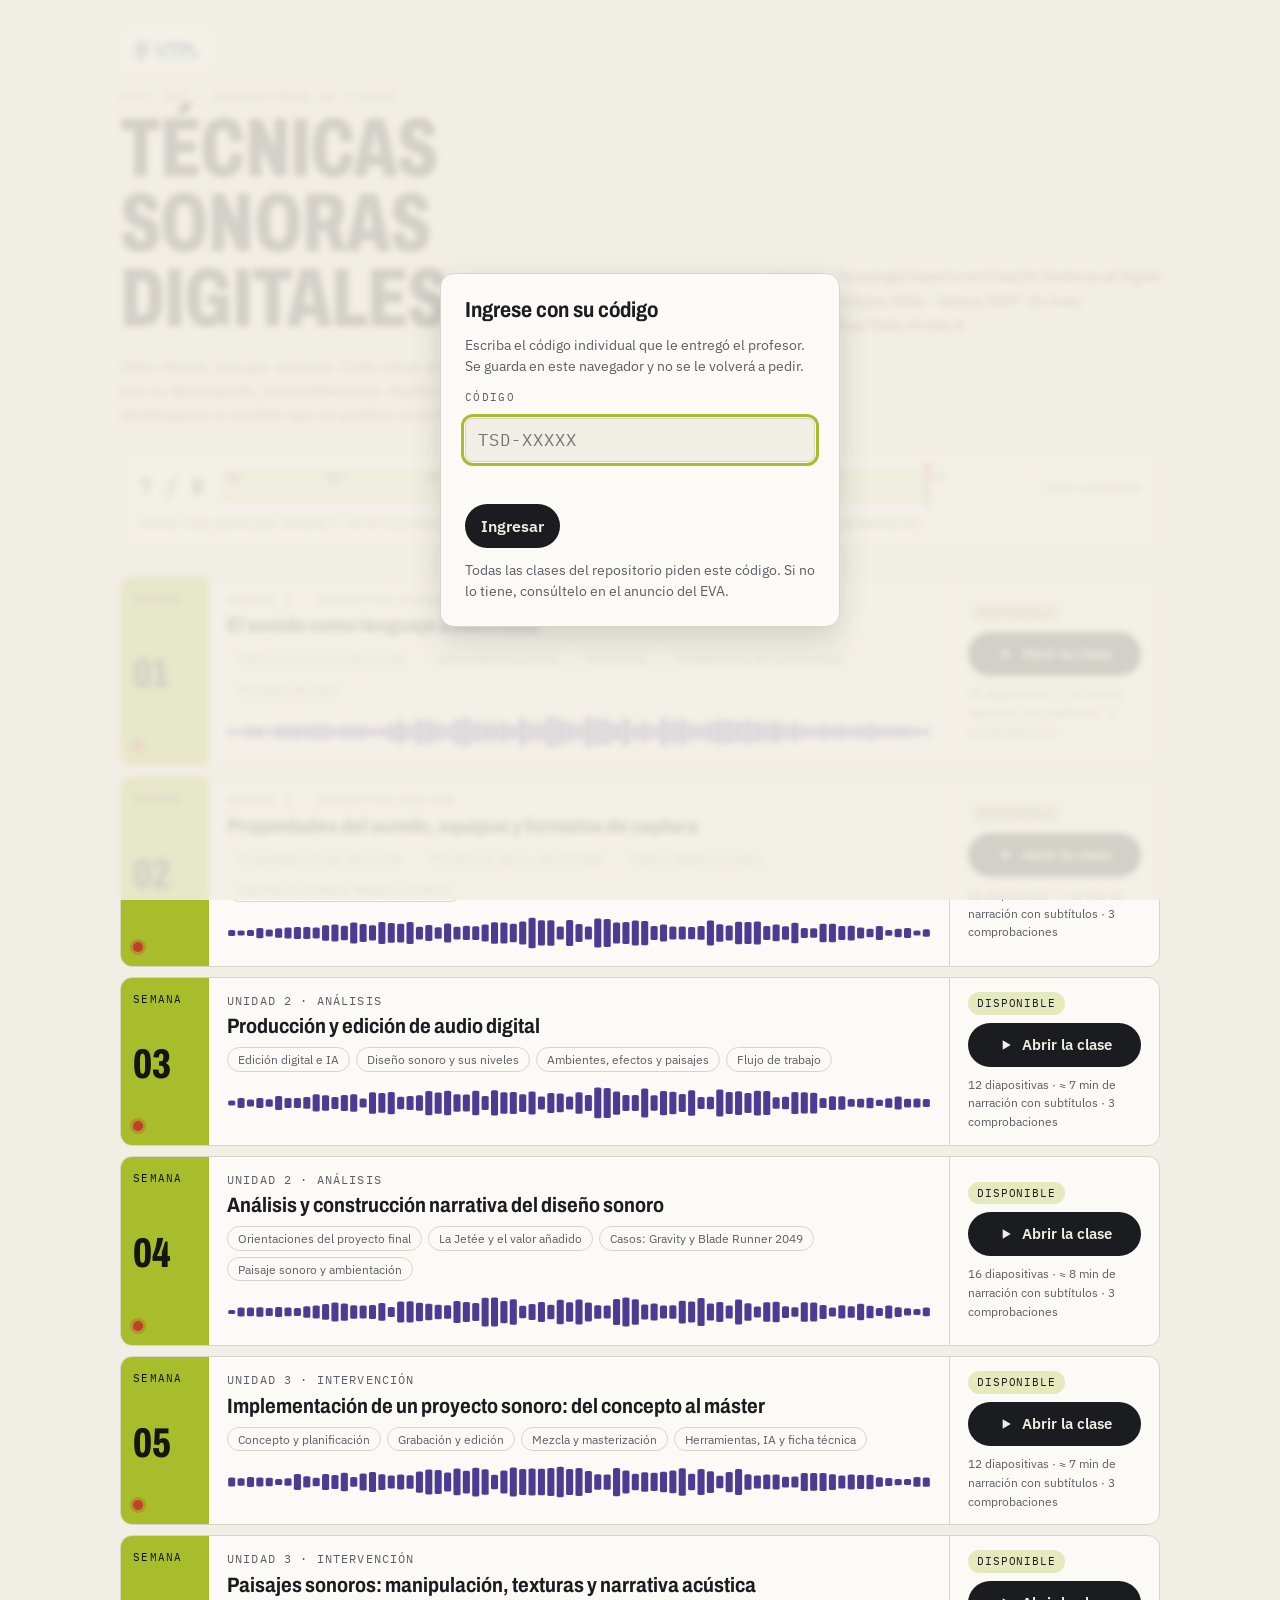
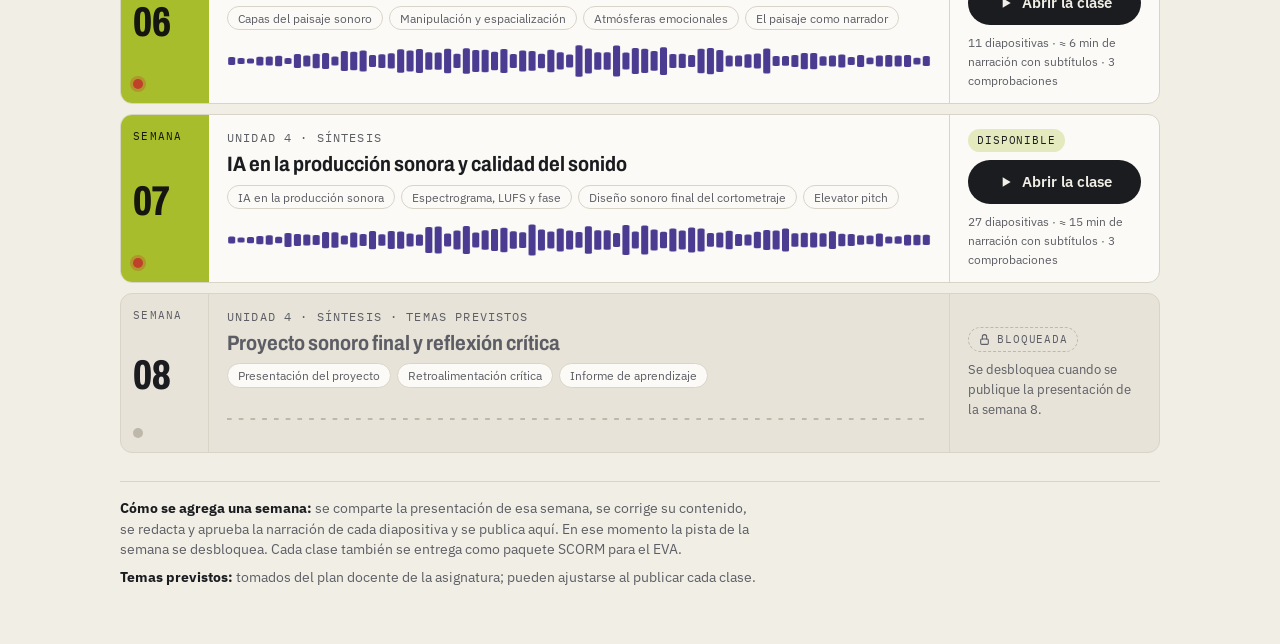
<file: index.html>
<!doctype html>
<html lang="es">
<head>
<meta charset="utf-8">
<meta name="viewport" content="width=device-width,initial-scale=1">
<title>Repositorio Técnicas Sonoras</title>
<style>body{margin:0}img{max-width:100%}[hidden]{display:none!important}</style>
<script data-goatcounter="https://tec.goatcounter.com/count"
        async src="//gc.zgo.at/count.js"></script>
</head>
<body>

<link rel="preconnect" href="https://fonts.gstatic.com" crossorigin>
<link rel="stylesheet" href="https://fonts.googleapis.com/css2?family=Archivo:wdth,wght@62..100,500..800&family=IBM+Plex+Sans:wght@400;500;600&family=IBM+Plex+Mono:wght@400;500&display=swap">
<style>
/* Layout: una sesión multipista. Cabecera con datos de la asignatura, barra de avance como transporte
   y ocho pistas (una por semana) que se apilan; la pista con clase publicada muestra su forma de onda,
   la bloqueada una línea plana. */
:root{
  --bg:#f1eee5; --surface:#fbfaf6; --fg:#1b1c20; --muted:#5d5e65; --line:#d8d4c7;
  --accent:#4b3c92; --lime:#6f7d12; --lime-bg:#a8bd2c; --on-lime:#15160f; --signal:#c0412a;
  --lock-bg:#e7e3d8; --wave-off:#bdb8aa;
  --display:'Archivo','Arial Narrow',system-ui,sans-serif;
  --body:'IBM Plex Sans',system-ui,-apple-system,'Segoe UI',sans-serif;
  --mono:'IBM Plex Mono',ui-monospace,Consolas,monospace;
  font-size:16px;
}
@media (prefers-color-scheme: dark){
  :root:not([data-theme="light"]){
    --bg:#121316; --surface:#1b1c20; --fg:#ecebe5; --muted:#a3a49d; --line:#2d2f35;
    --accent:#b2a6ec; --lime:#c5d64e; --lime-bg:#c5d64e; --on-lime:#15160f; --signal:#e8866c;
    --lock-bg:#17181b; --wave-off:#3a3c43; color-scheme:dark;
  }
}
:root[data-theme="dark"]{
  --bg:#121316; --surface:#1b1c20; --fg:#ecebe5; --muted:#a3a49d; --line:#2d2f35;
  --accent:#b2a6ec; --lime:#c5d64e; --lime-bg:#c5d64e; --on-lime:#15160f; --signal:#e8866c;
  --lock-bg:#17181b; --wave-off:#3a3c43; color-scheme:dark;
}
*{box-sizing:border-box}
body{background:var(--bg); color:var(--fg); margin:0; font-family:var(--body); line-height:1.5; padding-inline:16px; padding-block:28px 56px}
.envoltura{max-width:1040px; margin:0 auto; display:flex; flex-direction:column; gap:28px}
a{color:var(--accent)}
:focus-visible{outline:3px solid var(--lime-bg); outline-offset:3px}

.cabecera{display:grid; grid-template-columns:1fr auto; gap:18px 28px; align-items:end}
.marca{display:inline-flex; background:#fff; border-radius:8px; padding:6px 10px; width:fit-content; grid-column:1/-1}
.marca img{display:block; height:30px; width:auto}
.eyebrow{font-family:var(--mono); font-size:.74rem; letter-spacing:.14em; text-transform:uppercase; color:var(--muted); margin:0}
h1{font-family:var(--display); font-stretch:68%; font-weight:800; text-transform:uppercase; font-size:clamp(2.6rem, 8vw, 5.2rem); line-height:.9; letter-spacing:-.01em; margin:.35rem 0 0; text-wrap:balance}
.ficha{margin:0; display:grid; grid-template-columns:auto 1fr; gap:4px 14px; font-size:.86rem; min-width:0}
.ficha dt{font-family:var(--mono); font-size:.7rem; letter-spacing:.1em; text-transform:uppercase; color:var(--muted); padding-top:.2em}
.ficha dd{margin:0}
.intro{grid-column:1/-1; margin:0; max-width:68ch; color:var(--muted)}

/* transporte */
.transporte{display:grid; grid-template-columns:auto 1fr auto; gap:10px 18px; align-items:center; background:var(--surface); border:1px solid var(--line); border-radius:12px; padding:14px 18px}
.contador{font-family:var(--mono); font-size:1.35rem; font-weight:500; font-variant-numeric:tabular-nums; white-space:nowrap}
.regla{position:relative; height:34px; display:grid; grid-template-columns:repeat(8,1fr); border-left:1px solid var(--line)}
.regla span{border-right:1px solid var(--line); font-family:var(--mono); font-size:.66rem; color:var(--muted); padding:1px 4px; position:relative}
.regla span.on{background:color-mix(in srgb, var(--lime-bg) 32%, transparent); color:var(--fg)}
.cabezal{position:absolute; top:-4px; bottom:-4px; width:2px; background:var(--signal)}
.cabezal::before{content:""; position:absolute; top:0; left:-5px; border:6px solid transparent; border-top-color:var(--signal)}
.transporte .nota{font-size:.82rem; color:var(--muted); grid-column:1/-1; margin:0}

/* pistas */
.pistas{list-style:none; margin:0; padding:0; display:flex; flex-direction:column; gap:10px}
.pista{display:grid; grid-template-columns:88px minmax(0,1fr) 210px; background:var(--surface); border:1px solid var(--line); border-radius:12px; overflow:hidden; min-width:0}
.pista.bloqueada{background:var(--lock-bg)}
.canal{display:flex; flex-direction:column; justify-content:space-between; gap:8px; padding:14px 12px; border-right:1px solid var(--line); font-family:var(--mono)}
.canal .s{font-size:.66rem; letter-spacing:.12em; color:var(--muted)}
.canal .n{font-family:var(--display); font-stretch:68%; font-weight:800; font-size:2.6rem; line-height:.9}
.pista.publicada .canal{background:var(--lime-bg); color:var(--on-lime); border-right-color:transparent}
.pista.publicada .canal .s{color:var(--on-lime)}
.led{width:10px; height:10px; border-radius:50%; background:var(--wave-off)}
.pista.publicada .led{background:var(--signal); box-shadow:0 0 0 3px color-mix(in srgb, var(--signal) 30%, transparent)}
.cuerpo{padding:14px 18px; display:flex; flex-direction:column; gap:6px; min-width:0}
.unidad{font-family:var(--mono); font-size:.72rem; letter-spacing:.1em; text-transform:uppercase; color:var(--muted); margin:0}
.cuerpo h2{font-family:var(--display); font-stretch:85%; font-weight:700; font-size:1.3rem; line-height:1.15; margin:0; text-wrap:balance}
.pista.bloqueada h2{color:var(--muted)}
.temas{margin:2px 0 0; padding:0; list-style:none; display:flex; flex-wrap:wrap; gap:6px}
.temas li{font-size:.78rem; border:1px solid var(--line); border-radius:999px; padding:2px 10px; color:var(--muted); background:var(--surface)}
.onda{display:block; width:100%; height:38px; margin-top:6px}
.lado{display:flex; flex-direction:column; justify-content:center; gap:8px; padding:14px 18px; border-left:1px solid var(--line)}
.estado{display:inline-flex; align-items:center; gap:6px; font-family:var(--mono); font-size:.7rem; letter-spacing:.08em; text-transform:uppercase; width:fit-content; padding:3px 9px; border-radius:999px}
.estado.on{background:color-mix(in srgb, var(--lime-bg) 28%, transparent); color:var(--fg)}
.estado.off{background:transparent; border:1px dashed var(--wave-off); color:var(--muted)}
.estado svg{width:13px; height:13px}
.boton{display:inline-flex; align-items:center; justify-content:center; gap:8px; min-height:44px; padding:10px 16px; border-radius:999px; background:var(--fg); color:var(--bg); font-weight:600; text-decoration:none; font-size:.92rem}
.boton:hover{background:var(--accent); color:#fff}
.boton svg{width:16px; height:16px}
.meta{font-size:.78rem; color:var(--muted); margin:0; font-variant-numeric:tabular-nums}
.avance-propio{font-family:var(--mono); font-size:.74rem; color:var(--fg); margin:0}
.espera{font-size:.82rem; color:var(--muted); margin:0}

.visitas{grid-column:2; justify-self:end; display:inline-flex; align-items:center; gap:12px; background:var(--surface); border:1px solid var(--line); border-radius:10px; padding:8px 12px}
.visitas .etq{font-family:var(--mono); font-size:.68rem; letter-spacing:.14em; text-transform:uppercase; color:var(--muted); line-height:1.25}
.visitas .digitos{display:inline-flex; gap:3px}
.visitas .digitos span{font-family:var(--mono); font-size:1.25rem; font-weight:500; font-variant-numeric:tabular-nums; min-width:1.15em; text-align:center; padding:3px 2px; border-radius:4px; background:var(--fg); color:var(--bg)}
.pie{border-top:1px solid var(--line); padding-top:16px; color:var(--muted); font-size:.85rem; display:grid; gap:8px}
.pie p{margin:0; max-width:80ch}
.pie b{color:var(--fg)}

/* Puerta de acceso con código individual (solo GitHub Pages; inactiva sin URL del Apps Script) */
.puerta{position:fixed; inset:0; z-index:50; display:flex; align-items:center; justify-content:center; padding:16px;
  background:color-mix(in srgb, var(--bg) 86%, transparent); backdrop-filter:blur(3px)}
.puerta-caja{background:var(--surface); border:1px solid var(--line); border-radius:14px; padding:24px; width:100%; max-width:400px;
  display:flex; flex-direction:column; gap:12px; box-shadow:0 12px 32px rgba(0,0,0,.14)}
.puerta-caja h2{font-family:var(--display); font-stretch:85%; font-weight:700; font-size:1.35rem; line-height:1.15; margin:0}
.puerta-caja p{margin:0; font-size:.88rem; color:var(--muted)}
.puerta-caja label{font-family:var(--mono); font-size:.7rem; letter-spacing:.12em; text-transform:uppercase; color:var(--muted)}
.puerta-caja input{font-family:var(--mono); font-size:1.05rem; letter-spacing:.06em; text-transform:uppercase; padding:10px 12px;
  border-radius:8px; border:1.5px solid var(--line); background:var(--bg); color:var(--fg); min-height:44px; width:100%}
.puerta-caja input:focus{outline:3px solid var(--lime-bg); outline-offset:1px}
.puerta-acciones{display:flex; flex-wrap:wrap; gap:10px; align-items:center}
.puerta-acciones .boton{border:0; cursor:pointer; font:inherit; font-weight:600}
.puerta-sin{background:none; border:0; padding:6px 2px; color:var(--accent); font:inherit; font-size:.86rem; text-decoration:underline; cursor:pointer}
.puerta-error{color:var(--signal); font-size:.84rem; margin:0; min-height:1.3em}
.sesion-codigo{grid-column:1/-1; margin:0; font-size:.8rem; color:var(--muted)}
.sesion-codigo b{font-family:var(--mono); font-weight:500; color:var(--fg)}
.sesion-codigo button{background:none; border:0; padding:0 2px; color:var(--accent); font:inherit; text-decoration:underline; cursor:pointer}
/* Progreso colectivo y anónimo por semana */
.prog-mini{display:flex; flex-direction:column; gap:4px}
.prog-mini .barra{height:5px; border-radius:999px; background:var(--line); overflow:hidden}
.prog-mini .lleno{height:100%; width:0; background:var(--accent); border-radius:999px; transition:width .5s ease}
.prog-mini .pct{font-family:var(--mono); font-size:.7rem; color:var(--muted)}

@media (max-width:760px){
  .cabecera{grid-template-columns:1fr}
  .pista{grid-template-columns:64px minmax(0,1fr)}
  .canal .n{font-size:2rem}
  .lado{grid-column:1/-1; border-left:0; border-top:1px solid var(--line); flex-direction:row; flex-wrap:wrap; align-items:center; justify-content:space-between}
  .transporte{grid-template-columns:1fr}
  .visitas{grid-column:1; justify-self:start}
}
@media (prefers-reduced-motion:no-preference){
  .pista.publicada .onda rect{transform-origin:center; animation:sube .7s ease-out both}
  @keyframes sube{from{transform:scaleY(.2)}to{transform:scaleY(1)}}
}
</style>

<div class="puerta" id="puerta" role="dialog" aria-modal="true" aria-labelledby="puerta-titulo" hidden>
  <form class="puerta-caja" id="puerta-form" autocomplete="off" novalidate>
    <h2 id="puerta-titulo">Ingrese con su código</h2>
    <p id="puerta-texto">Escriba el código individual que le entregó el profesor. Se guarda en este navegador y no se le volverá a pedir.</p>
    <label for="puerta-input">Código</label>
    <input id="puerta-input" type="text" inputmode="text" spellcheck="false" placeholder="TSD-XXXXX" maxlength="9" aria-describedby="puerta-error">
    <p class="puerta-error" id="puerta-error" aria-live="polite"></p>
    <div class="puerta-acciones">
      <button class="boton" id="puerta-boton" type="submit">Ingresar</button>
      <button class="puerta-sin" id="puerta-sin" type="button" hidden>Cancelar</button>
    </div>
    <p id="puerta-nota">Todas las clases del repositorio piden este código. Si no lo tiene, consúltelo en el anuncio del EVA.</p>
  </form>
</div>

<div class="envoltura">
  <header class="cabecera">
    <div class="marca"><img src="[data-uri]" alt="Universidad Técnica Particular de Loja"></div>
    <div>
      <p class="eyebrow">UTPL TEC · Repositorio de clases</p>
      <h1>Técnicas sonoras digitales</h1>
    </div>
    <dl class="ficha">
      <dt>Carrera</dt><dd>Tecnología Superior en Creación Audiovisual Digital</dd>
      <dt>Periodo</dt><dd>Octubre 2026 – febrero 2027 · En línea</dd>
      <dt>Docente</dt><dd>Juan Pablo Arrobo A.</dd>
    </dl>
    <div class="visitas" id="visitas" hidden aria-live="polite"><span class="etq">Visitas<br>al repositorio</span><span class="digitos" id="visitas-num" aria-hidden="true"></span><span class="sr" id="visitas-sr" style="position:absolute;width:1px;height:1px;overflow:hidden;clip:rect(0 0 0 0)"></span></div>
    <p class="intro">Ocho clases, una por semana. Cada clase recorre la presentación diapositiva por diapositiva, con su descripción, comprobaciones rápidas y recursos enlazados. Las semanas se desbloquean a medida que se publica su presentación.</p>
  </header>

  <section class="transporte" aria-label="Avance del curso">
    <span class="contador" id="contador">1 / 8</span>
    <div class="regla" id="regla" aria-hidden="true"></div>
    <span class="meta" id="contador-nota">clases publicadas</span>
    <p class="nota" id="ultima"></p>
    <p class="sesion-codigo" id="sesion-codigo" hidden>Ingresó con el código <b id="sesion-codigo-txt"></b> · <button type="button" id="sesion-cambiar">¿No es su código? Cambiar</button></p>
  </section>

  <ol class="pistas" id="pistas" aria-label="Clases por semana"></ol>

  <footer class="pie">
    <p><b>Cómo se agrega una semana:</b> se comparte la presentación de esa semana, se corrige su contenido, se redacta y aprueba la narración de cada diapositiva y se publica aquí. En ese momento la pista de la semana se desbloquea. Cada clase también se entrega como paquete SCORM para el EVA.</p>
    <p><b>Temas previstos:</b> tomados del plan docente de la asignatura; pueden ajustarse al publicar cada clase.</p>
  </footer>
</div>

<script>
/* Contador de visitas (Abacus, sin cuenta; funciona en el sitio público, no dentro del artefacto de Claude).
   Cuenta una visita por sesión del navegador; si el servicio no responde, el contador no se muestra. */
(function () {
  var API = 'https://abacus.jasoncameron.dev/', NS = 'utpl-tsd-juanp4105', KEY = 'repositorio';
  var ya = false; try { ya = sessionStorage.getItem('tsd_visita') === '1'; } catch (e) {}
  var url = API + (ya ? 'get/' : 'hit/') + NS + '/' + KEY;
  var ctl = typeof AbortController !== 'undefined' ? new AbortController() : null;
  if (ctl) setTimeout(function () { ctl.abort(); }, 6000);
  fetch(url, ctl ? { signal: ctl.signal } : {}).then(function (r) { return r.ok ? r.json() : null; }).then(function (d) {
    if (!d || typeof d.value !== 'number') return;
    try { sessionStorage.setItem('tsd_visita', '1'); } catch (e) {}
    var txt = String(d.value).padStart(5, '0');
    document.getElementById('visitas-num').innerHTML = txt.split('').map(function (c) { return '<span>' + c + '</span>'; }).join('');
    document.getElementById('visitas-sr').textContent = d.value + ' visitas';
    document.getElementById('visitas').hidden = false;
  }).catch(function () {});
})();
</script>
<script>
(function () {
  'use strict';
  /* Para publicar una semana: marcar publicada:true, poner su url y su detalle. */
  var semanas = [
    { n: 1, unidad: 'Unidad 1 · Contextualización', titulo: 'El sonido como lenguaje audiovisual', publicada: true,
      url: 'semana-01/index.html', clave: 'a2_leccion_tsd-semana-01_v1', diapositivas: 27,
      detalle: '27 diapositivas · ≈ 19 min de narración con subtítulos · 3 comprobaciones',
      temas: ['Historia y funciones del sonido', 'Cadena electroacústica', 'Micrófonos', 'Fundamentos del sonido digital', 'Formatos de audio'] },
    { n: 2, unidad: 'Unidad 1 · Contextualización', titulo: 'Propiedades del sonido, equipos y formatos de captura', publicada: true,
      url: 'semana-02/index.html', clave: 'a2_leccion_tsd-semana-02_v1', diapositivas: 16,
      detalle: '16 diapositivas · ≈ 10 min de narración con subtítulos · 3 comprobaciones',
      temas: ['Propiedades físicas del sonido', 'Micrófonos: tipos y directividad', 'Cadena digital y formatos', 'Exportar en Audacity, Reaper y Audition'] },
    { n: 3, unidad: 'Unidad 2 · Análisis', titulo: 'Producción y edición de audio digital', publicada: true,
      url: 'semana-03/index.html', clave: 'a2_leccion_tsd-semana-03_v1', diapositivas: 12,
      detalle: '12 diapositivas · ≈ 7 min de narración con subtítulos · 3 comprobaciones',
      temas: ['Edición digital e IA', 'Diseño sonoro y sus niveles', 'Ambientes, efectos y paisajes', 'Flujo de trabajo'] },
    { n: 4, unidad: 'Unidad 2 · Análisis', titulo: 'Análisis y construcción narrativa del diseño sonoro', publicada: true,
      url: 'semana-04/index.html', clave: 'a2_leccion_tsd-semana-04_v1', diapositivas: 16,
      detalle: '16 diapositivas · ≈ 8 min de narración con subtítulos · 3 comprobaciones',
      temas: ['Orientaciones del proyecto final', 'La Jetée y el valor añadido', 'Casos: Gravity y Blade Runner 2049', 'Paisaje sonoro y ambientación'] },
    { n: 5, unidad: 'Unidad 3 · Intervención', titulo: 'Implementación de un proyecto sonoro: del concepto al máster', publicada: true,
      url: 'semana-05/index.html', clave: 'a2_leccion_tsd-semana-05_v1', diapositivas: 12,
      detalle: '12 diapositivas · ≈ 7 min de narración con subtítulos · 3 comprobaciones',
      temas: ['Concepto y planificación', 'Grabación y edición', 'Mezcla y masterización', 'Herramientas, IA y ficha técnica'] },
    { n: 6, unidad: 'Unidad 3 · Intervención', titulo: 'Paisajes sonoros: manipulación, texturas y narrativa acústica', publicada: true,
      url: 'semana-06/index.html', clave: 'a2_leccion_tsd-semana-06_v1', diapositivas: 11,
      detalle: '11 diapositivas · ≈ 6 min de narración con subtítulos · 3 comprobaciones',
      temas: ['Capas del paisaje sonoro', 'Manipulación y espacialización', 'Atmósferas emocionales', 'El paisaje como narrador'] },
    { n: 7, unidad: 'Unidad 4 · Síntesis', titulo: 'IA en la producción sonora y calidad del sonido', publicada: true,
      url: 'semana-07/index.html', clave: 'a2_leccion_tsd-semana-07_v1', diapositivas: 27,
      detalle: '27 diapositivas · ≈ 15 min de narración con subtítulos · 3 comprobaciones',
      temas: ['IA en la producción sonora', 'Espectrograma, LUFS y fase', 'Diseño sonoro final del cortometraje', 'Elevator pitch'] },
    { n: 8, unidad: 'Unidad 4 · Síntesis', titulo: 'Proyecto sonoro final y reflexión crítica',
      temas: ['Presentación del proyecto', 'Retroalimentación crítica', 'Informe de aprendizaje'] }
  ];

  var publicadas = semanas.filter(function (s) { return s.publicada; });
  var ultima = publicadas[publicadas.length - 1];
  var TOTAL = semanas.length;

  function esc(t) { return String(t).replace(/[&<>"]/g, function (c) { return { '&': '&amp;', '<': '&lt;', '>': '&gt;', '"': '&quot;' }[c]; }); }
  function leerAvance(s) {
    if (!s.clave) return null;
    try { var p = JSON.parse(localStorage.getItem(s.clave)); if (!p) return null;
      return { vistas: Object.keys(p.vistas || {}).length, fin: !!p.fin }; } catch (e) { return null; }
  }
  function onda(semilla, activa) {
    var w = 600, h = 38, n = 75, bw = w / n, out = '';
    if (!activa) return '<svg class="onda" viewBox="0 0 ' + w + ' ' + h + '" preserveAspectRatio="none" aria-hidden="true"><line x1="0" y1="19" x2="600" y2="19" stroke="var(--wave-off)" stroke-width="2" stroke-dasharray="4 6"/></svg>';
    var x = semilla * 9301 + 49297;
    for (var i = 0; i < n; i++) {
      x = (x * 9301 + 49297) % 233280;
      var r = x / 233280, env = Math.sin(Math.PI * i / n) * .7 + .3;
      var a = Math.max(2, (r * .6 + .4) * env * (h - 6));
      out += '<rect x="' + (i * bw + 1).toFixed(1) + '" y="' + ((h - a) / 2).toFixed(1) + '" width="' + (bw - 2).toFixed(1) + '" height="' + a.toFixed(1) + '" rx="1.5" fill="var(--accent)" style="animation-delay:' + (i * 8) + 'ms"/>';
    }
    return '<svg class="onda" viewBox="0 0 ' + w + ' ' + h + '" preserveAspectRatio="none" aria-hidden="true">' + out + '</svg>';
  }
  var candado = '<svg viewBox="0 0 24 24" fill="none" stroke="currentColor" stroke-width="2" stroke-linecap="round" stroke-linejoin="round" aria-hidden="true"><rect x="5" y="11" width="14" height="10" rx="2"/><path d="M8 11V7a4 4 0 0 1 8 0v4"/></svg>';
  var play = '<svg viewBox="0 0 24 24" fill="currentColor" aria-hidden="true"><path d="M7 5v14l12-7z"/></svg>';

  document.getElementById('contador').textContent = publicadas.length + ' / ' + TOTAL;
  document.getElementById('regla').innerHTML = semanas.map(function (s) { return '<span class="' + (s.publicada ? 'on' : '') + '">S' + s.n + '</span>'; }).join('') +
    '<i class="cabezal" style="left:' + (publicadas.length / TOTAL * 100) + '%"></i>';
  if (ultima) document.getElementById('ultima').textContent = 'Última clase publicada: semana ' + ultima.n + ', «' + ultima.titulo + '». La semana ' + (ultima.n + 1 <= TOTAL ? (ultima.n + 1) + ' se desbloquea con su presentación.' : 'final ya está disponible.');

  document.getElementById('pistas').innerHTML = semanas.map(function (s) {
    var num = String(s.n).padStart(2, '0');
    var temas = '<ul class="temas" aria-label="Temas">' + s.temas.map(function (t) { return '<li>' + esc(t) + '</li>'; }).join('') + '</ul>';
    var canal = '<div class="canal"><span class="s">SEMANA</span><span class="n">' + num + '</span><span class="led" aria-hidden="true"></span></div>';
    if (s.publicada) {
      var av = leerAvance(s), txtAv = '';
      if (av && av.fin) txtAv = '<p class="avance-propio">✓ Clase terminada</p>';
      else if (av && av.vistas) txtAv = '<p class="avance-propio">Su avance: ' + av.vistas + ' de ' + s.diapositivas + ' diapositivas</p>';
      return '<li class="pista publicada">' + canal +
        '<div class="cuerpo"><p class="unidad">' + esc(s.unidad) + '</p><h2>' + esc(s.titulo) + '</h2>' + temas + onda(s.n, true) + '</div>' +
        '<div class="lado"><span class="estado on">Disponible</span><a class="boton" href="' + esc(s.url) + '" data-semana="semana-' + num + '" data-n="' + s.n + '">' + play + (av && av.vistas && !av.fin ? 'Continuar la clase' : 'Abrir la clase') + '</a>' +
        '<p class="meta">' + esc(s.detalle) + '</p>' + txtAv +
        '<div class="prog-mini" id="prog-semana-' + num + '" hidden><div class="barra"><div class="lleno"></div></div><span class="pct"></span></div>' +
        '</div></li>';
    }
    return '<li class="pista bloqueada" aria-disabled="true">' + canal +
      '<div class="cuerpo"><p class="unidad">' + esc(s.unidad) + ' · temas previstos</p><h2>' + esc(s.titulo) + '</h2>' + temas + onda(s.n, false) + '</div>' +
      '<div class="lado"><span class="estado off">' + candado + 'Bloqueada</span><p class="espera">Se desbloquea cuando se publique la presentación de la semana ' + s.n + '.</p></div></li>';
  }).join('');
})();
</script>

<script>
/* Puerta de acceso con código individual + registro de ingresos + progreso colectivo anónimo.
   Todo pasa por un Google Apps Script del profesor (AppsScript_Codigo_TSD.gs). Mientras APPS_SCRIPT_URL
   siga en 'PENDIENTE_URL_APPS_SCRIPT', esta sección no hace nada y la página funciona con acceso libre.
   Solo funciona en GitHub Pages: la copia del repositorio en Claude bloquea llamadas a servicios externos. */
(function () {
  'use strict';
  // ⚠️ Reemplazar por la URL de la aplicación web del Apps Script (termina en /exec). Paso 5 de la guía.
  var APPS_SCRIPT_URL = 'https://script.google.com/macros/s/AKfycbwCNtzRf75Rotw9YjVenDN_ynTC9k0EbCP096Bmy0Ep_1t2-4keZz8aQZhkf4jogw3Bbw/exec';
  var PRIMERA_SEMANA_CON_CODIGO = 1;   // todas las semanas piden código (decisión del profesor, 29 oct 2026)
  var CODIGO_DOCENTE = 'TSD-PROFE';    // se registra como «docente» y no cuenta en el porcentaje
  var CLAVE = 'tsd_codigo';

  if (!/^https:\/\/script\.google(usercontent)?\.com\//.test(APPS_SCRIPT_URL)) return;

  var $ = function (id) { return document.getElementById(id); };
  var puerta = $('puerta'), form = $('puerta-form'), input = $('puerta-input'), error = $('puerta-error');
  var destino = null, ultimoFoco = null;

  function formatoValido(c) { return /^TSD-[A-Z2-9]{5}$/.test(c); }
  function leer() { try { var c = localStorage.getItem(CLAVE); return c && formatoValido(c) ? c : null; } catch (e) { return null; } }
  function guardar(c) { try { localStorage.setItem(CLAVE, c); } catch (e) {} }
  function borrar() { try { localStorage.removeItem(CLAVE); } catch (e) {} }

  function baliza(codigo, pagina, listo) {
    var hecho = false, fin = function () { if (!hecho) { hecho = true; if (listo) listo(); } };
    if (!codigo) { fin(); return; }
    var img = new Image();
    img.onload = img.onerror = fin;
    setTimeout(fin, 900);   // nunca demorar la apertura de la clase más de un segundo
    img.src = APPS_SCRIPT_URL + '?accion=log&codigo=' + encodeURIComponent(codigo) +
      '&pagina=' + encodeURIComponent(pagina) + '&t=' + Date.now();
  }

  function jsonp(params, alListo, alFallar, espera) {
    var cb = 'tsdCb' + Date.now() + Math.floor(Math.random() * 1000), s = document.createElement('script'), vencido = false;
    var t = setTimeout(function () { vencido = true; limpiar(); alFallar(); }, espera || 6000);
    function limpiar() { try { delete window[cb]; } catch (e) { window[cb] = undefined; } if (s.parentNode) s.parentNode.removeChild(s); }
    window[cb] = function (d) { if (vencido) return; clearTimeout(t); limpiar(); alListo(d); };
    s.onerror = function () { if (vencido) return; clearTimeout(t); limpiar(); alFallar(); };
    s.src = APPS_SCRIPT_URL + '?' + params + '&callback=' + cb;
    document.body.appendChild(s);
  }

  function cargarEstadisticas() {
    jsonp('accion=stats', function (d) {
      if (!d || !d.paginas) return;
      Array.prototype.forEach.call(document.querySelectorAll('[data-semana]'), function (a) {
        if (+a.dataset.n < PRIMERA_SEMANA_CON_CODIGO) return;
        var caja = $('prog-' + a.dataset.semana); if (!caja) return;
        var pct = (d.paginas[a.dataset.semana] || {}).porcentaje || 0;
        caja.querySelector('.lleno').style.width = Math.min(100, pct) + '%';
        caja.querySelector('.pct').textContent = pct + '% de la clase ya la revisó';
        caja.hidden = false;
      });
    }, function () {});
  }

  function mostrarSesion() {
    var c = leer();
    $('sesion-codigo').hidden = !c;
    if (c) $('sesion-codigo-txt').textContent = c;
  }

  function abrirPuerta(semana) {
    destino = semana || null;
    ultimoFoco = document.activeElement;
    $('puerta-titulo').textContent = destino ? 'Esta clase pide su código' : 'Ingrese con su código';
    $('puerta-sin').textContent = 'Cancelar';
    $('puerta-sin').hidden = !destino && !leer();
    error.textContent = ''; input.value = '';
    puerta.hidden = false;
    setTimeout(function () { input.focus(); }, 30);
  }
  function cerrarPuerta() {
    puerta.hidden = true; destino = null;
    if (ultimoFoco && ultimoFoco.focus) ultimoFoco.focus();
  }

  function aceptar(codigo) {
    guardar(codigo);
    var ir = destino;
    cerrarPuerta(); mostrarSesion();
    try { sessionStorage.setItem('tsd_indice', '1'); } catch (e) {}
    baliza(codigo, 'indice');
    cargarEstadisticas();
    if (ir) baliza(codigo, ir.dataset.semana, function () { location.href = ir.href; });
  }

  form.addEventListener('submit', function (e) {
    e.preventDefault();
    var val = input.value.trim().toUpperCase().replace(/\s+/g, '');
    if (/^TSD[A-Z2-9]{5}$/.test(val)) val = 'TSD-' + val.slice(3);
    if (!formatoValido(val)) { error.textContent = 'Revise el código: tiene la forma TSD-XXXXX.'; return; }
    if (val === CODIGO_DOCENTE) { aceptar(val); return; }
    var boton = $('puerta-boton'); boton.disabled = true; error.textContent = 'Comprobando…';
    jsonp('accion=validar&codigo=' + encodeURIComponent(val), function (d) {
      boton.disabled = false;
      if (d && d.valido === false) { error.textContent = 'Ese código no está en la lista de la clase. Revíselo o consulte al profesor.'; return; }
      aceptar(val);
    }, function () { boton.disabled = false; aceptar(val); /* sin respuesta del servidor: vale el formato */ });
  });
  $('puerta-sin').addEventListener('click', cerrarPuerta);
  puerta.addEventListener('keydown', function (e) { if (e.key === 'Escape' && !$('puerta-sin').hidden) cerrarPuerta(); });
  $('sesion-cambiar').addEventListener('click', function () { borrar(); mostrarSesion(); abrirPuerta(); });

  document.addEventListener('click', function (e) {
    var a = e.target.closest && e.target.closest('a[data-semana]');
    if (!a || e.defaultPrevented || e.button !== 0 || e.metaKey || e.ctrlKey || e.shiftKey || e.altKey) return;
    var codigo = leer();
    if (!codigo && +a.dataset.n < PRIMERA_SEMANA_CON_CODIGO) return;   // semana libre: se abre sin más
    e.preventDefault();
    if (!codigo) { abrirPuerta(a); return; }
    baliza(codigo, a.dataset.semana, function () { location.href = a.href; });
  });

  var codigo = leer();
  mostrarSesion();
  if (codigo) {
    var visto = false; try { visto = sessionStorage.getItem('tsd_indice') === '1'; sessionStorage.setItem('tsd_indice', '1'); } catch (e) {}
    if (!visto) baliza(codigo, 'indice');
    cargarEstadisticas();
  } else {
    abrirPuerta();
  }
})();
</script>
</body>
</html>
</file>
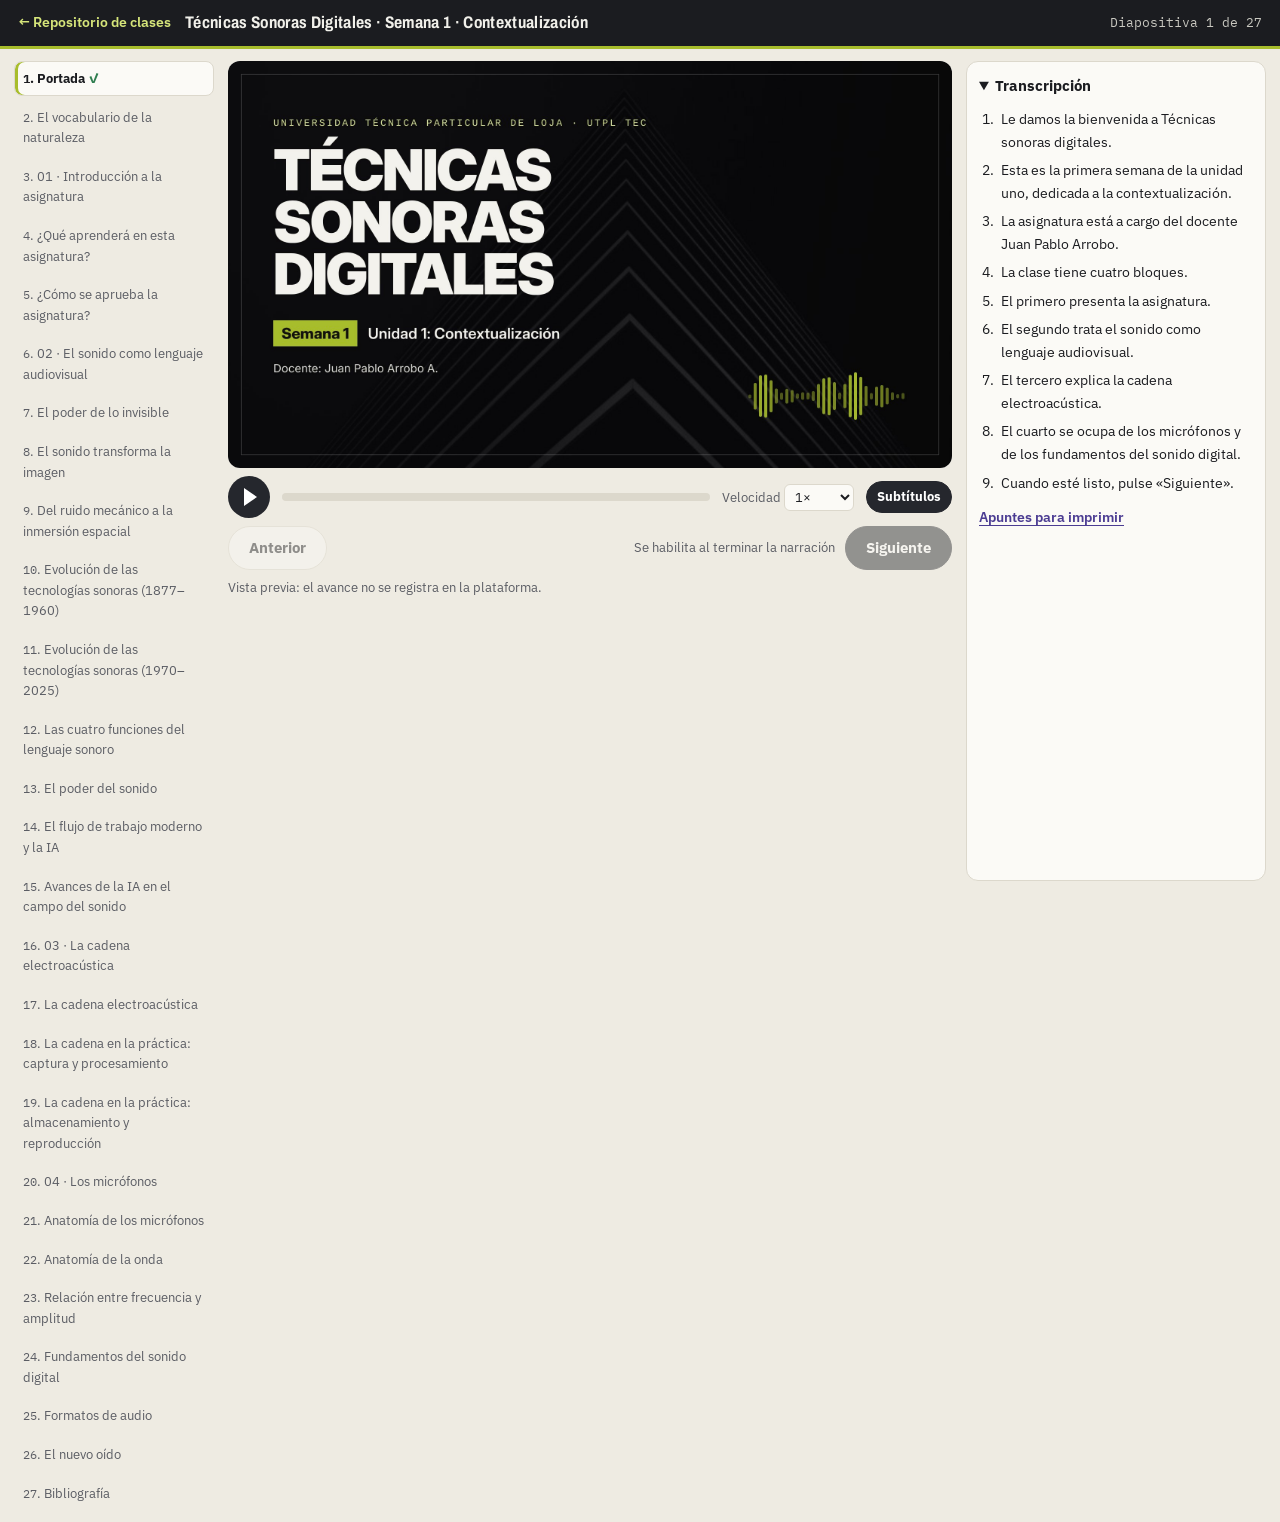
<file: semana-01/index.html>
<!doctype html>
<html lang="es">
<head>
<meta charset="utf-8">
<meta name="viewport" content="width=device-width, initial-scale=1">
<title>Técnicas Sonoras Digitales · Semana 1 · Contextualización</title>
<link rel="preconnect" href="https://fonts.gstatic.com" crossorigin>
<link rel="stylesheet" href="https://fonts.googleapis.com/css2?family=Archivo:wdth,wght@75..100,500..800&family=IBM+Plex+Sans:wght@400;500;600&family=IBM+Plex+Mono:wght@400;500&display=swap">
<link rel="stylesheet" href="reproductor.css">
<script data-goatcounter="https://tec.goatcounter.com/count"
        async src="//gc.zgo.at/count.js"></script>
</head>
<body>
<div id="app"></div>
<noscript>Esta lección necesita JavaScript.</noscript>
<script src="scorm-api.js"></script>
<script src="leccion-datos.js"></script>
<script src="reproductor.js"></script>
</body>
</html>
</file>
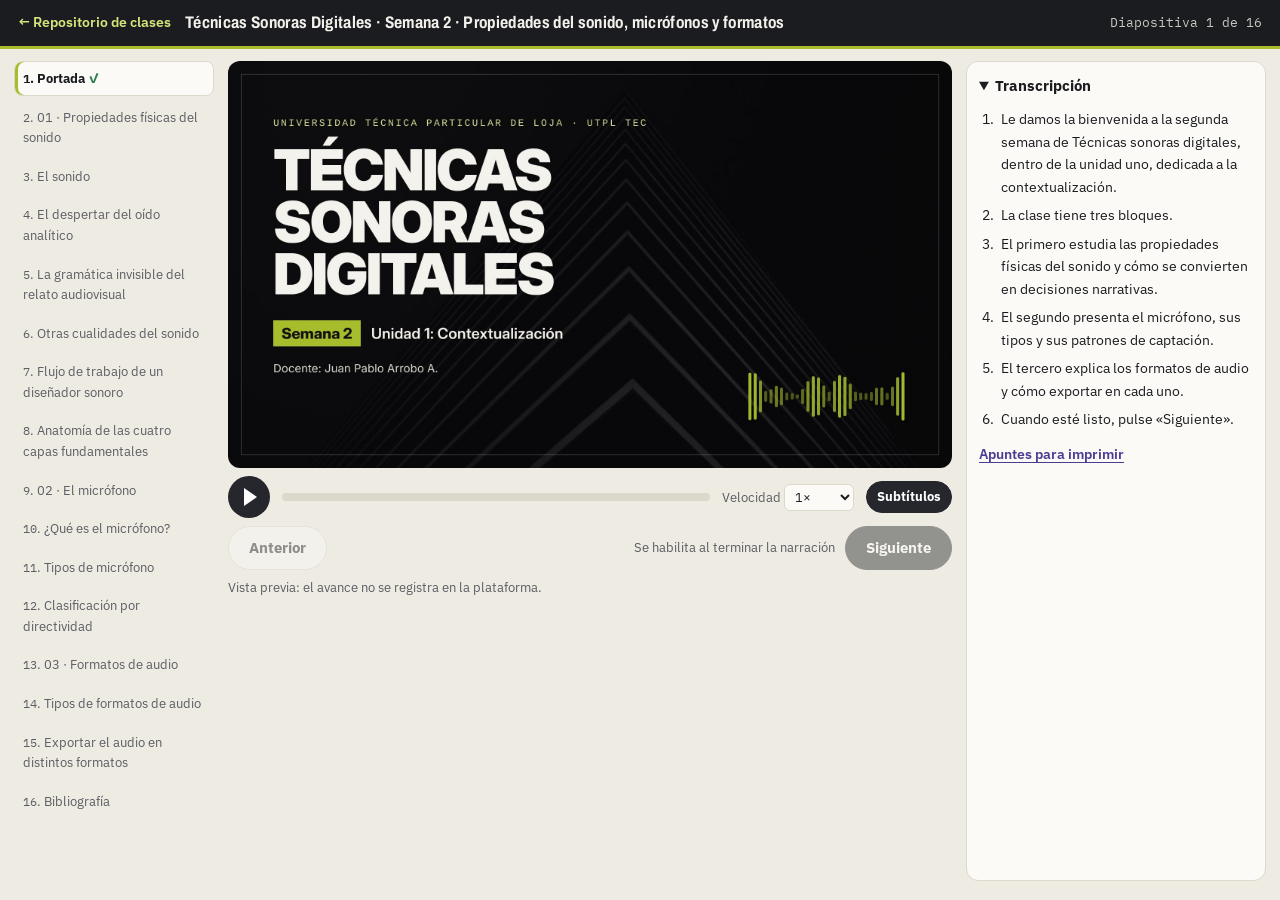
<file: semana-02/index.html>
<!doctype html>
<html lang="es">
<head>
<meta charset="utf-8">
<meta name="viewport" content="width=device-width, initial-scale=1">
<title>Técnicas Sonoras Digitales · Semana 2 · Propiedades del sonido, micrófonos y formatos</title>
<link rel="preconnect" href="https://fonts.gstatic.com" crossorigin>
<link rel="stylesheet" href="https://fonts.googleapis.com/css2?family=Archivo:wdth,wght@75..100,500..800&family=IBM+Plex+Sans:wght@400;500;600&family=IBM+Plex+Mono:wght@400;500&display=swap">
<link rel="stylesheet" href="reproductor.css">
<script data-goatcounter="https://tec.goatcounter.com/count"
        async src="//gc.zgo.at/count.js"></script>
</head>
<body>
<div id="app"></div>
<noscript>Esta lección necesita JavaScript.</noscript>
<script src="scorm-api.js"></script>
<script src="leccion-datos.js"></script>
<script src="reproductor.js"></script>
</body>
</html>
</file>
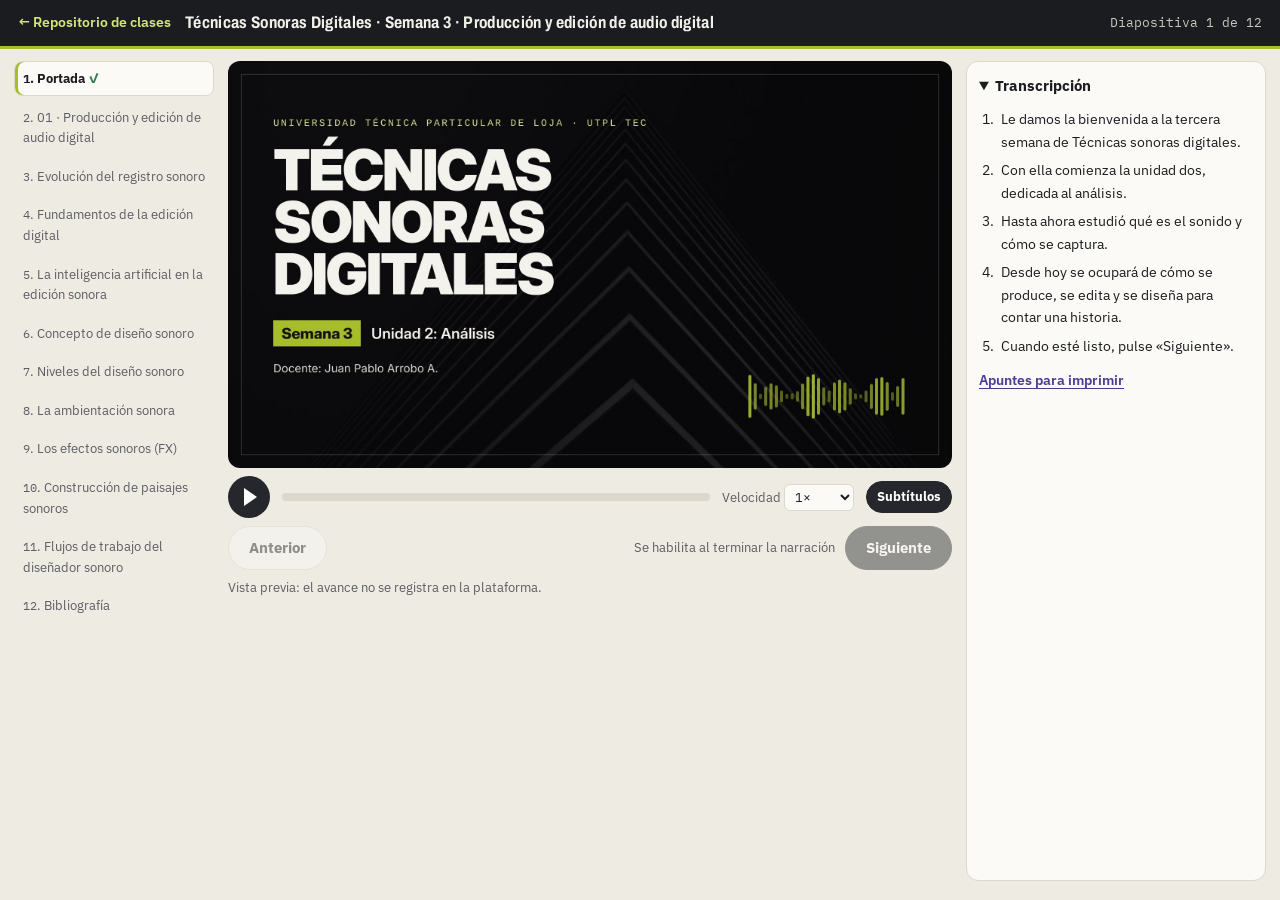
<file: semana-03/index.html>
<!doctype html>
<html lang="es">
<head>
<meta charset="utf-8">
<meta name="viewport" content="width=device-width, initial-scale=1">
<title>Técnicas Sonoras Digitales · Semana 3 · Producción y edición de audio digital</title>
<link rel="preconnect" href="https://fonts.gstatic.com" crossorigin>
<link rel="stylesheet" href="https://fonts.googleapis.com/css2?family=Archivo:wdth,wght@75..100,500..800&family=IBM+Plex+Sans:wght@400;500;600&family=IBM+Plex+Mono:wght@400;500&display=swap">
<link rel="stylesheet" href="reproductor.css">
<script data-goatcounter="https://tec.goatcounter.com/count"
        async src="//gc.zgo.at/count.js"></script>
</head>
<body>
<div id="app"></div>
<noscript>Esta lección necesita JavaScript.</noscript>
<script src="scorm-api.js"></script>
<script src="leccion-datos.js"></script>
<script src="reproductor.js"></script>
</body>
</html>
</file>
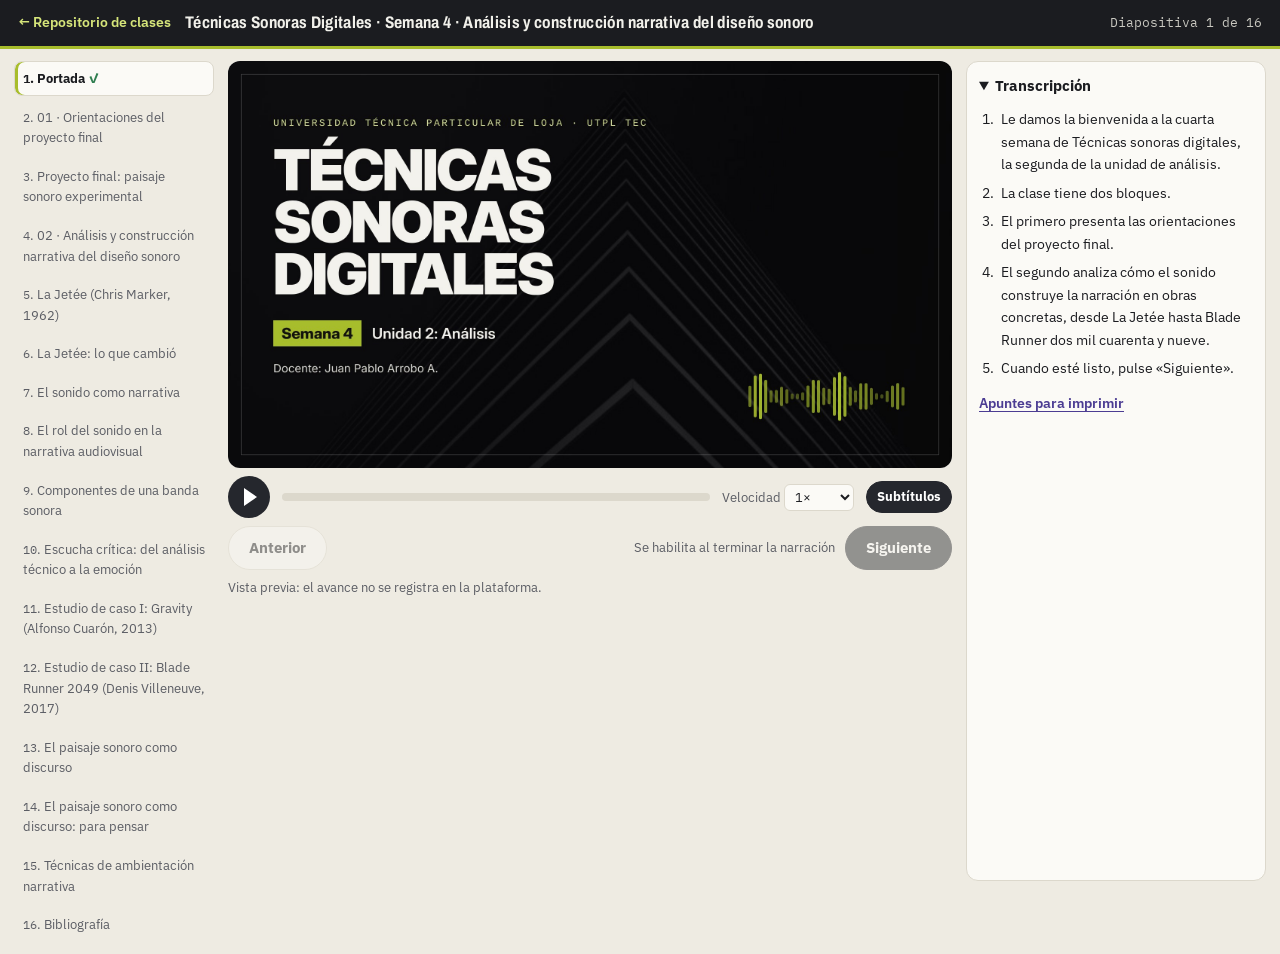
<file: semana-04/index.html>
<!doctype html>
<html lang="es">
<head>
<meta charset="utf-8">
<meta name="viewport" content="width=device-width, initial-scale=1">
<title>Técnicas Sonoras Digitales · Semana 4 · Análisis y construcción narrativa del diseño sonoro</title>
<link rel="preconnect" href="https://fonts.gstatic.com" crossorigin>
<link rel="stylesheet" href="https://fonts.googleapis.com/css2?family=Archivo:wdth,wght@75..100,500..800&family=IBM+Plex+Sans:wght@400;500;600&family=IBM+Plex+Mono:wght@400;500&display=swap">
<link rel="stylesheet" href="reproductor.css">
<script data-goatcounter="https://tec.goatcounter.com/count"
        async src="//gc.zgo.at/count.js"></script>
</head>
<body>
<div id="app"></div>
<noscript>Esta lección necesita JavaScript.</noscript>
<script src="scorm-api.js"></script>
<script src="leccion-datos.js"></script>
<script src="reproductor.js"></script>
</body>
</html>
</file>
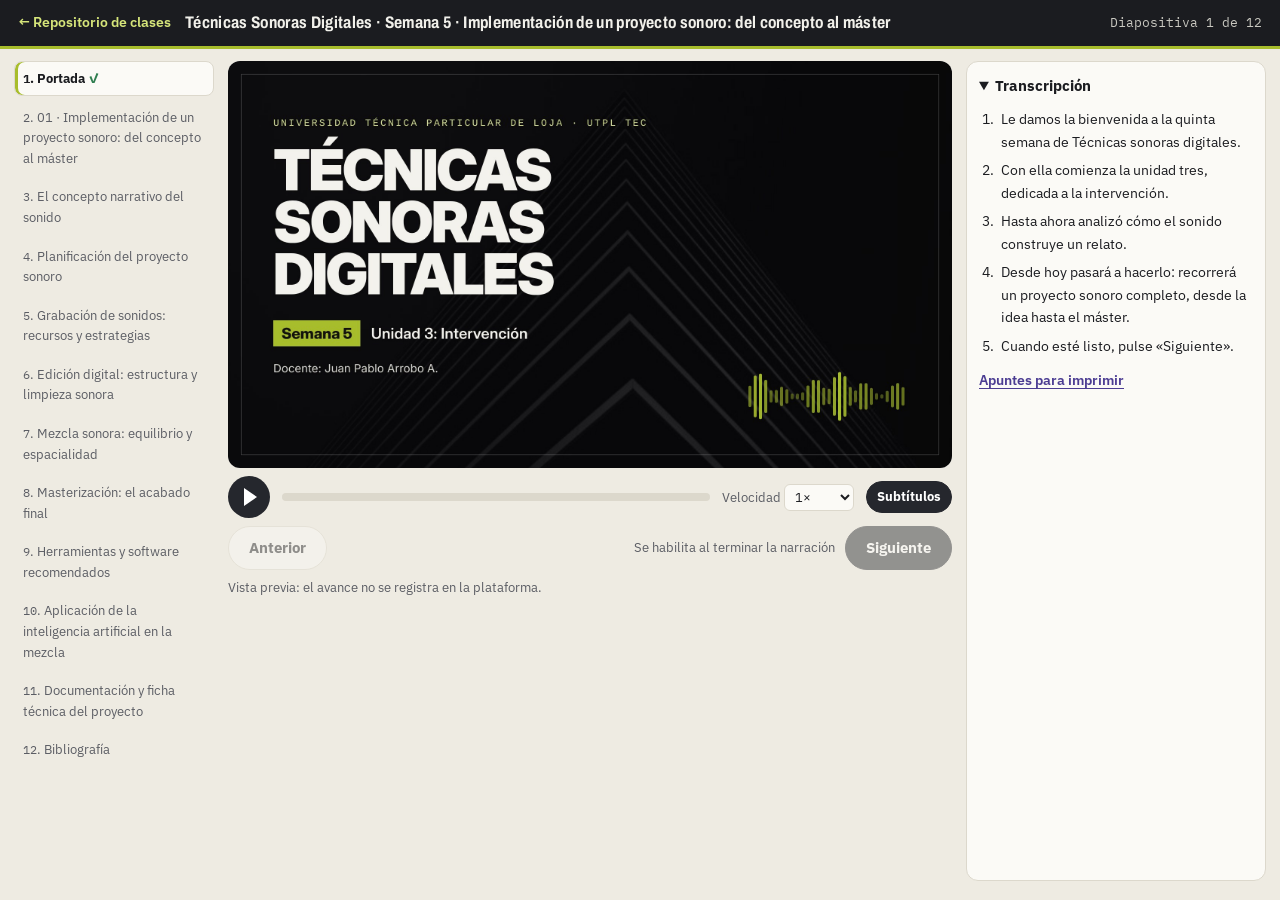
<file: semana-05/index.html>
<!doctype html>
<html lang="es">
<head>
<meta charset="utf-8">
<meta name="viewport" content="width=device-width, initial-scale=1">
<title>Técnicas Sonoras Digitales · Semana 5 · Implementación de un proyecto sonoro: del concepto al máster</title>
<link rel="preconnect" href="https://fonts.gstatic.com" crossorigin>
<link rel="stylesheet" href="https://fonts.googleapis.com/css2?family=Archivo:wdth,wght@75..100,500..800&family=IBM+Plex+Sans:wght@400;500;600&family=IBM+Plex+Mono:wght@400;500&display=swap">
<link rel="stylesheet" href="reproductor.css">
<script data-goatcounter="https://tec.goatcounter.com/count"
        async src="//gc.zgo.at/count.js"></script>
</head>
<body>
<div id="app"></div>
<noscript>Esta lección necesita JavaScript.</noscript>
<script src="scorm-api.js"></script>
<script src="leccion-datos.js"></script>
<script src="reproductor.js"></script>
</body>
</html>
</file>
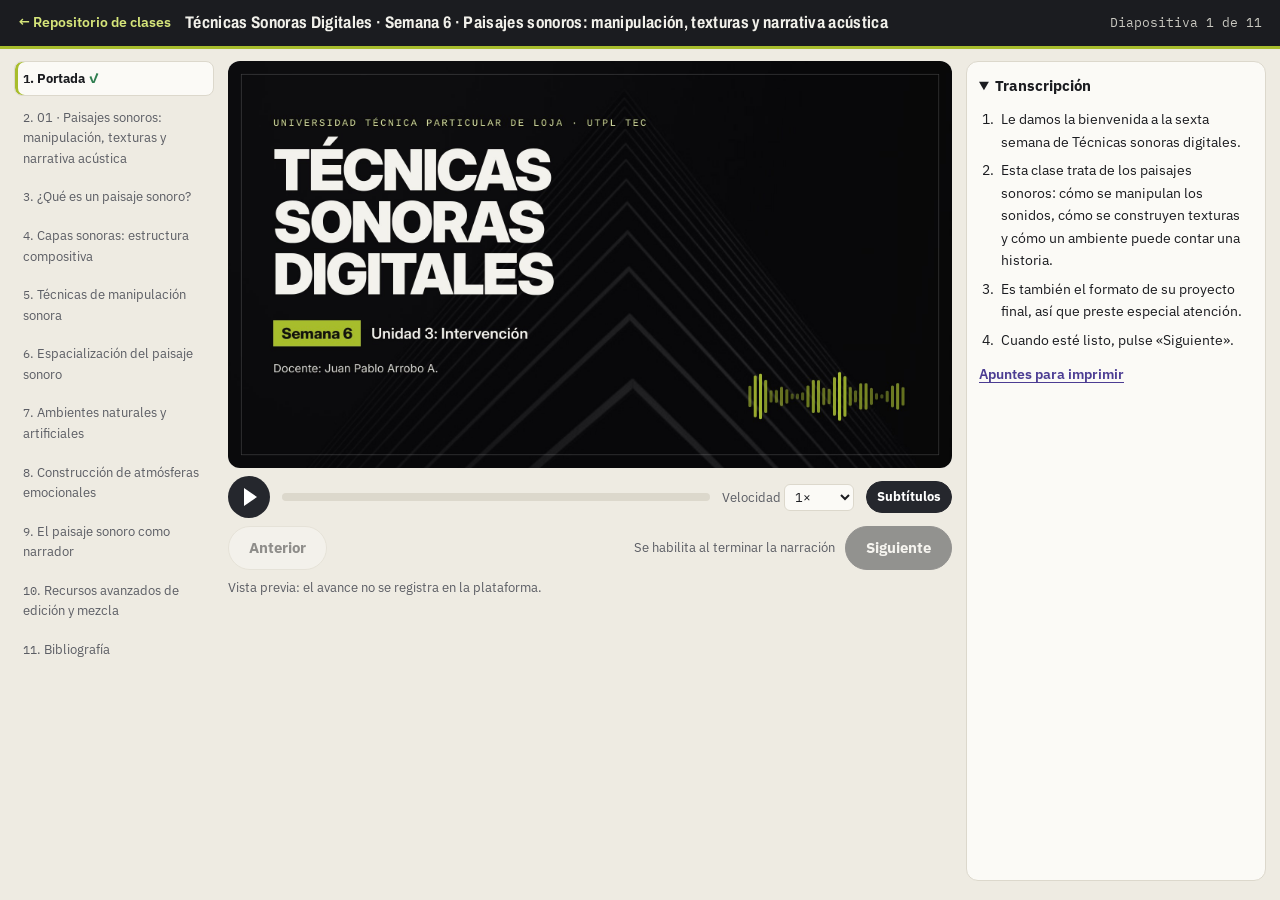
<file: semana-06/index.html>
<!doctype html>
<html lang="es">
<head>
<meta charset="utf-8">
<meta name="viewport" content="width=device-width, initial-scale=1">
<title>Técnicas Sonoras Digitales · Semana 6 · Paisajes sonoros: manipulación, texturas y narrativa acústica</title>
<link rel="preconnect" href="https://fonts.gstatic.com" crossorigin>
<link rel="stylesheet" href="https://fonts.googleapis.com/css2?family=Archivo:wdth,wght@75..100,500..800&family=IBM+Plex+Sans:wght@400;500;600&family=IBM+Plex+Mono:wght@400;500&display=swap">
<link rel="stylesheet" href="reproductor.css">
<script data-goatcounter="https://tec.goatcounter.com/count"
        async src="//gc.zgo.at/count.js"></script>
</head>
<body>
<div id="app"></div>
<noscript>Esta lección necesita JavaScript.</noscript>
<script src="scorm-api.js"></script>
<script src="leccion-datos.js"></script>
<script src="reproductor.js"></script>
</body>
</html>
</file>
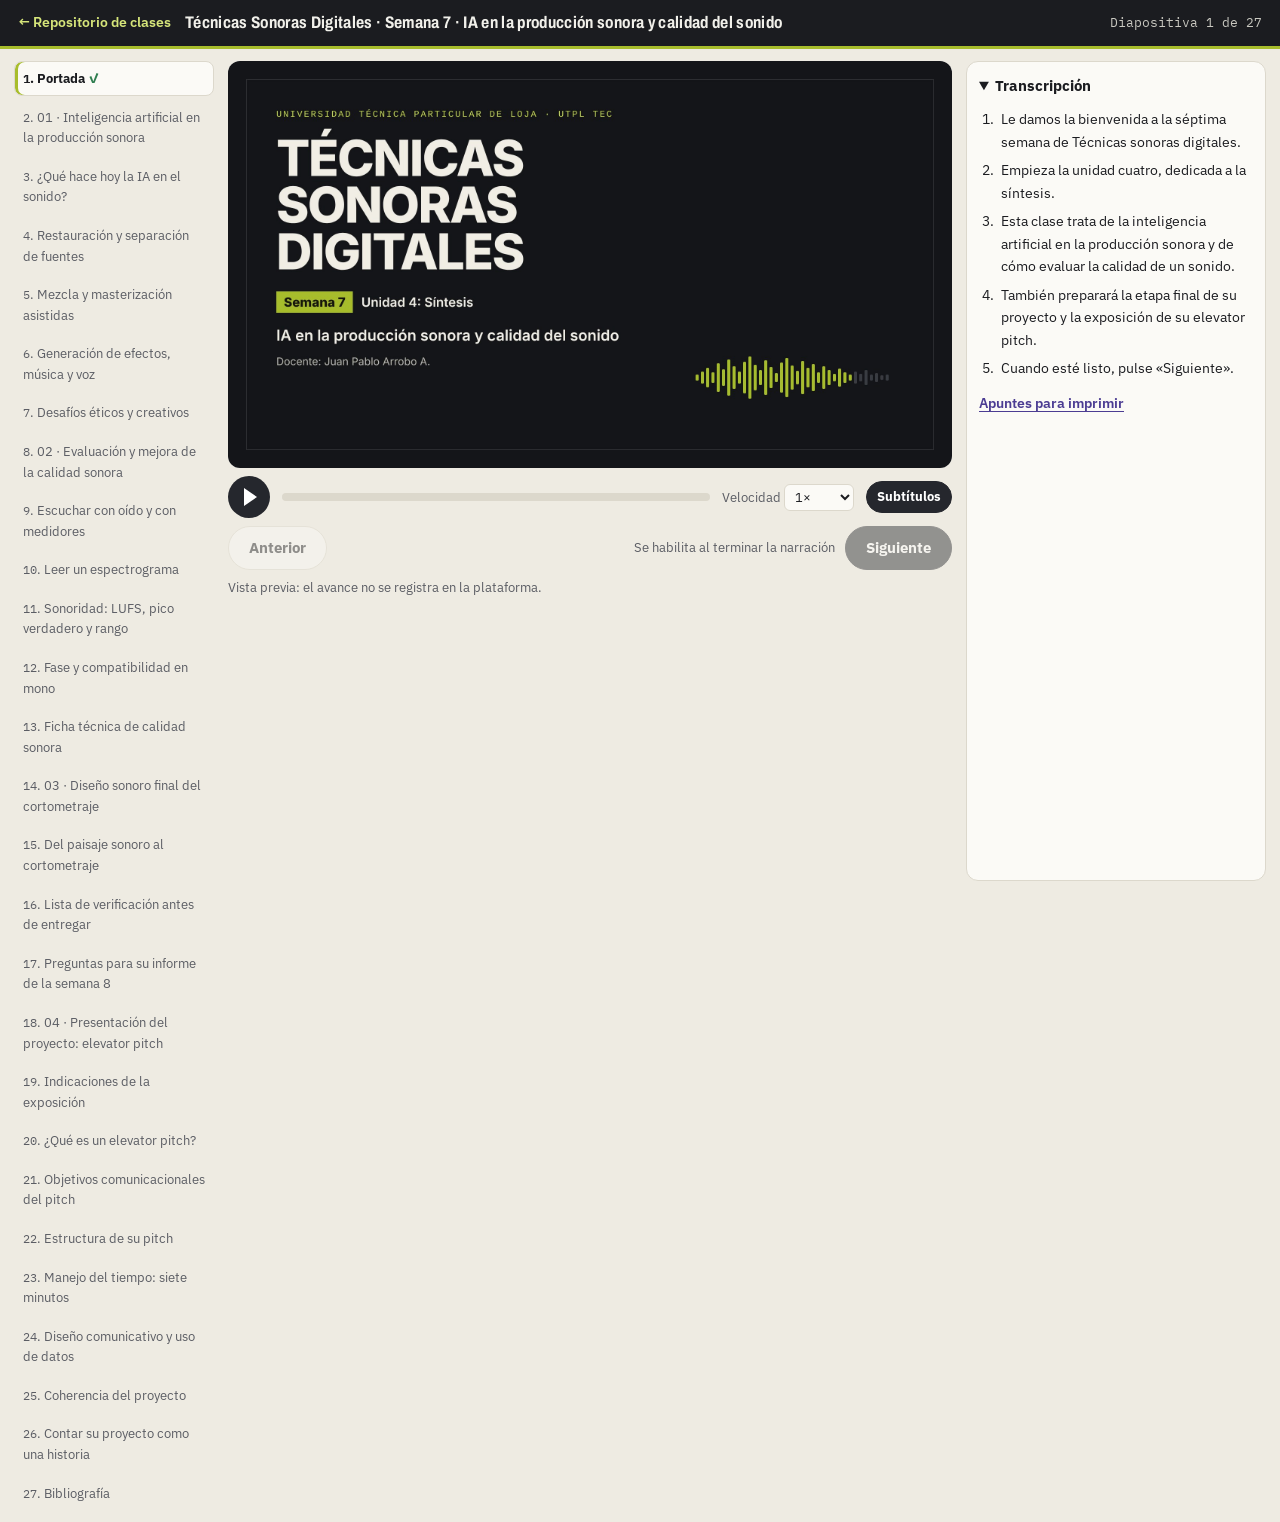
<file: semana-07/index.html>
<!doctype html>
<html lang="es">
<head>
<meta charset="utf-8">
<meta name="viewport" content="width=device-width, initial-scale=1">
<title>Técnicas Sonoras Digitales · Semana 7 · IA en la producción sonora y calidad del sonido</title>
<link rel="preconnect" href="https://fonts.gstatic.com" crossorigin>
<link rel="stylesheet" href="https://fonts.googleapis.com/css2?family=Archivo:wdth,wght@75..100,500..800&family=IBM+Plex+Sans:wght@400;500;600&family=IBM+Plex+Mono:wght@400;500&display=swap">
<link rel="stylesheet" href="reproductor.css">
<script data-goatcounter="https://tec.goatcounter.com/count"
        async src="//gc.zgo.at/count.js"></script>
</head>
<body>
<div id="app"></div>
<noscript>Esta lección necesita JavaScript.</noscript>
<script src="scorm-api.js"></script>
<script src="leccion-datos.js"></script>
<script src="reproductor.js"></script>
</body>
</html>
</file>
<file: semana-01/reproductor.css>
/* reproductor.css — lección narrada. Cambie las variables para adaptar los colores. Cabe en 1366×768 sin desplazarse. */
:root{--fondo:#eeebe2;--tarjeta:#fbfaf6;--tinta:#1b1c20;--suave:#5b5d64;--acento:#25272d;--sobre:#ffffff;--ambar:#a8bd2c;--resalte:#e6edc0;--linea:#dcd8cc;--barra:#dcd8cc;--violeta:#4b3c92;--bien:#2e7d4f;--mal:#b0472e;--subfondo:rgba(16,17,20,.84);--display:'Archivo','Arial Narrow',system-ui,sans-serif;--texto:'IBM Plex Sans',system-ui,-apple-system,'Segoe UI',sans-serif;--mono:'IBM Plex Mono',ui-monospace,Consolas,monospace;color-scheme:light}
@media (prefers-color-scheme:dark){:root{--fondo:#131417;--tarjeta:#1c1d21;--tinta:#ecebe6;--suave:#a4a59f;--acento:#c5d64e;--sobre:#15160f;--ambar:#c5d64e;--resalte:#33391a;--linea:#2e3036;--barra:#2e3036;--violeta:#b2a6ec;--bien:#7fc79c;--mal:#e8866c;color-scheme:dark}}
*{box-sizing:border-box}
html,body{margin:0;height:100%}
body{background:var(--fondo);color:var(--tinta);font:15px/1.55 var(--texto)}
#app{display:flex;flex-direction:column;min-height:100%}
.ln-top{display:flex;align-items:center;justify-content:space-between;gap:14px;padding:10px 18px;background:#1b1c20;color:#f1f0ea;font-size:.92rem;border-bottom:3px solid #a8bd2c}
.ln-top b{font-family:var(--display);font-stretch:80%;font-weight:700;letter-spacing:.02em;font-size:1.05rem;flex:1;min-width:0}
.ln-top #ln-cuenta{font-family:var(--mono);font-size:.8rem;color:#c9c8c0;white-space:nowrap}
.ln-volver{color:#d6e57a;font-weight:600;text-decoration:none;white-space:nowrap;font-size:.85rem}
.ln-volver::before{content:"← "}
.ln-volver:hover{text-decoration:underline}
.ln-cuerpo{flex:1;display:grid;grid-template-columns:200px minmax(0,1fr) 300px;gap:14px;padding:12px 14px;min-height:0}
.ln-lista ol{list-style:none;margin:0;padding:0;display:grid;gap:4px}
.ln-lista button{width:100%;text-align:left;font:inherit;font-size:.83rem;border:1px solid transparent;background:none;border-radius:8px;padding:6px 8px;color:var(--suave);cursor:pointer}
.ln-lista button.vista{color:var(--tinta)}
.ln-lista button.vista::after{content:" ✓";color:var(--bien)}
.ln-lista button.actual{background:var(--tarjeta);border-color:var(--linea);font-weight:700;color:var(--tinta);box-shadow:inset 3px 0 0 var(--ambar)}
.ln-escena{min-width:0;display:flex;flex-direction:column;gap:8px}
.ln-fig{position:relative;margin:0;background:#000;border-radius:12px;overflow:hidden;aspect-ratio:16/9;max-height:calc(100vh - 190px)}
.ln-fig img{display:block;width:100%;height:100%;object-fit:contain;background:#fff}
.ln-sub{position:absolute;left:50%;bottom:10px;transform:translateX(-50%);max-width:92%;background:var(--subfondo);color:#fff;padding:6px 12px;border-radius:8px;font-size:1rem;line-height:1.4;text-align:center}
.ln-sub:empty{display:none}
.ln-controles{display:flex;align-items:center;gap:12px}
.ln-icono{flex:none;width:42px;height:42px;border-radius:50%;border:0;background:var(--acento);color:var(--sobre);cursor:pointer;position:relative}
.ln-icono::before{content:"";position:absolute;left:16px;top:12px;border-left:13px solid var(--sobre);border-top:9px solid transparent;border-bottom:9px solid transparent}
.ln-icono.sonando::before{left:14px;top:13px;width:14px;height:16px;border:0;background:linear-gradient(90deg,var(--sobre) 0 35%,transparent 35% 65%,var(--sobre) 65%)}
.ln-barra{flex:1;height:8px;border-radius:999px;background:var(--barra);cursor:pointer;position:relative}
.ln-barra span{position:absolute;left:0;top:0;bottom:0;border-radius:999px;background:var(--acento)}
.ln-vel{font-size:.82rem;color:var(--suave)}
.ln-vel select{font:inherit;padding:3px 6px;border-radius:6px;border:1px solid var(--linea);background:var(--tarjeta);color:var(--tinta)}
.ln-chip{font:inherit;font-size:.8rem;font-weight:700;border:1px solid var(--acento);border-radius:999px;padding:5px 10px;background:var(--tarjeta);color:var(--acento);cursor:pointer}
.ln-chip[aria-pressed=true]{background:var(--acento);color:var(--sobre)}
.ln-nav{display:flex;align-items:center;gap:10px}
.ln-nav .ln-espera{flex:1;text-align:right;font-size:.82rem;color:var(--suave)}
.ln-btn{font:inherit;font-weight:700;border:1px solid var(--acento);border-radius:999px;padding:9px 20px;background:var(--acento);color:var(--sobre);cursor:pointer;min-height:42px}
.ln-btn.sec{background:var(--tarjeta);color:var(--tinta);border-color:var(--linea)}
.ln-btn:disabled{opacity:.45;cursor:not-allowed}
.ln-enlace{background:none;border:0;padding:0;font:inherit;font-size:.85rem;font-weight:600;color:var(--violeta);text-decoration:underline;text-underline-offset:3px;cursor:pointer}
.ln-check{background:var(--tarjeta);border:1px solid var(--linea);border-left:4px solid var(--ambar);border-radius:12px;padding:10px 14px}
.ln-check h2{font-size:.95rem;margin:0 0 4px;outline:none}
.ln-check fieldset{border:0;padding:0;margin:0}
.ln-check legend{font-weight:600;margin-bottom:4px}
.ln-ops{display:grid;grid-template-columns:repeat(auto-fit,minmax(170px,1fr));gap:4px 12px}
.ln-op{display:flex;gap:8px;align-items:flex-start;padding:3px 0;cursor:pointer;font-size:.9rem}
.ln-fila{display:flex;align-items:center;gap:12px;margin-top:4px}
.ln-fila .ln-btn{min-height:36px;padding:6px 16px}
.ln-retro{min-height:1.2em;margin:0;font-weight:600;font-size:.9rem}
.ln-retro.bien{color:var(--bien)} .ln-retro.mal{color:var(--mal)}
.ln-nota{font-size:.8rem;color:var(--suave);margin:0}
.ln-trans{min-width:0;overflow:auto;max-height:calc(100vh - 80px);background:var(--tarjeta);border:1px solid var(--linea);border-radius:12px;padding:8px 12px}
.ln-trans summary{font-weight:700;cursor:pointer;padding:4px 0}
.ln-trans ol{margin:4px 0 8px;padding-left:1.1rem;font-size:.88rem}
.ln-trans li{padding:3px 4px;border-radius:6px;cursor:pointer}
.ln-trans li.actual{background:var(--resalte);font-weight:600}
.ln-imprimir{display:none}
button:focus-visible,select:focus-visible,input:focus-visible,summary:focus-visible{outline:3px solid var(--ambar);outline-offset:2px}
/* con una comprobación visible, la imagen cede espacio para que todo quepa sin desplazarse */
.ln-escena:has(.ln-check:not([hidden])) .ln-fig{max-height:calc(100vh - 360px)}
/* marcos de plataforma (760-1199 px): dos columnas y la lista como tira de números */
@media(max-width:1199px){.ln-cuerpo{grid-template-columns:minmax(0,1fr) 260px;grid-template-rows:auto 1fr;gap:8px 12px}
  .ln-lista{grid-column:1/-1}.ln-lista ol{display:flex;flex-wrap:wrap;gap:4px}.ln-lista button{width:auto;min-width:34px;padding:3px 9px;text-align:center}
  .ln-tit{display:none}.ln-lista button.vista::after{content:""}.ln-lista button.vista{background:var(--resalte)}
  .ln-fig{max-height:calc(100vh - 230px)}.ln-escena:has(.ln-check:not([hidden])) .ln-fig{max-height:calc(100vh - 400px)}.ln-trans{max-height:calc(100vh - 120px)}}
@media(max-width:759px){.ln-cuerpo{grid-template-columns:1fr}.ln-trans{max-height:none}.ln-fig,.ln-escena:has(.ln-check:not([hidden])) .ln-fig{max-height:none}}
@media(max-width:560px){.ln-controles{flex-wrap:wrap}.ln-barra{flex-basis:100%;order:5}.ln-nav{flex-wrap:wrap}.ln-nav .ln-espera{flex-basis:100%;order:5;text-align:left}}
@media print{body{background:#fff}#app>*:not(.ln-imprimir){display:none!important}.ln-imprimir{display:block}.ln-imprimir article{break-inside:avoid;margin:0 0 18px}.ln-imprimir img{max-width:100%;border:1px solid #ccc}.ln-imprimir footer{font-size:9pt;color:#555}}

.ln-num{font-family:var(--mono);font-size:.78rem}
.ln-trans ol{line-height:1.6}
.ln-enlaces{position:absolute;top:10px;right:10px;display:flex;gap:8px}
.ln-recurso{position:relative;display:inline-flex;align-items:center;justify-content:center;width:52px;height:52px;border-radius:50%;background:#1b1c20;color:#d6e57a;text-decoration:none;box-shadow:0 2px 10px rgba(0,0,0,.3);border:2px solid #a8bd2c}
.ln-recurso svg{width:26px;height:26px}
.ln-recurso span{position:absolute;right:0;top:calc(100% + 8px);width:max-content;max-width:280px;background:#1b1c20;color:#f1f0ea;font-size:.8rem;font-weight:600;line-height:1.35;padding:6px 10px;border-radius:8px;opacity:0;pointer-events:none;transition:opacity .15s}
.ln-recurso:hover span,.ln-recurso:focus-visible span{opacity:1}
.ln-recurso:hover,.ln-recurso:focus-visible{background:#a8bd2c;color:#15160f}
.ln-recurso:focus-visible{outline:3px solid #fff;outline-offset:2px}
.ln-sinaudio{margin:0;padding:8px 12px;border-radius:10px;background:var(--tarjeta);border:1px dashed var(--linea);color:var(--suave);font-size:.86rem}
[hidden]{display:none!important}
@media(prefers-reduced-motion:reduce){*{transition:none!important;animation:none!important}}
@media(max-width:760px){.ln-top{flex-wrap:wrap;gap:4px 14px}.ln-top b{order:3;flex-basis:100%;font-size:1rem}}
</file>
<file: semana-02/reproductor.css>
/* reproductor.css — lección narrada. Cambie las variables para adaptar los colores. Cabe en 1366×768 sin desplazarse. */
:root{--fondo:#eeebe2;--tarjeta:#fbfaf6;--tinta:#1b1c20;--suave:#5b5d64;--acento:#25272d;--sobre:#ffffff;--ambar:#a8bd2c;--resalte:#e6edc0;--linea:#dcd8cc;--barra:#dcd8cc;--violeta:#4b3c92;--bien:#2e7d4f;--mal:#b0472e;--subfondo:rgba(16,17,20,.84);--display:'Archivo','Arial Narrow',system-ui,sans-serif;--texto:'IBM Plex Sans',system-ui,-apple-system,'Segoe UI',sans-serif;--mono:'IBM Plex Mono',ui-monospace,Consolas,monospace;color-scheme:light}
@media (prefers-color-scheme:dark){:root{--fondo:#131417;--tarjeta:#1c1d21;--tinta:#ecebe6;--suave:#a4a59f;--acento:#c5d64e;--sobre:#15160f;--ambar:#c5d64e;--resalte:#33391a;--linea:#2e3036;--barra:#2e3036;--violeta:#b2a6ec;--bien:#7fc79c;--mal:#e8866c;color-scheme:dark}}
*{box-sizing:border-box}
html,body{margin:0;height:100%}
body{background:var(--fondo);color:var(--tinta);font:15px/1.55 var(--texto)}
#app{display:flex;flex-direction:column;min-height:100%}
.ln-top{display:flex;align-items:center;justify-content:space-between;gap:14px;padding:10px 18px;background:#1b1c20;color:#f1f0ea;font-size:.92rem;border-bottom:3px solid #a8bd2c}
.ln-top b{font-family:var(--display);font-stretch:80%;font-weight:700;letter-spacing:.02em;font-size:1.05rem;flex:1;min-width:0}
.ln-top #ln-cuenta{font-family:var(--mono);font-size:.8rem;color:#c9c8c0;white-space:nowrap}
.ln-volver{color:#d6e57a;font-weight:600;text-decoration:none;white-space:nowrap;font-size:.85rem}
.ln-volver::before{content:"← "}
.ln-volver:hover{text-decoration:underline}
.ln-cuerpo{flex:1;display:grid;grid-template-columns:200px minmax(0,1fr) 300px;gap:14px;padding:12px 14px;min-height:0}
.ln-lista ol{list-style:none;margin:0;padding:0;display:grid;gap:4px}
.ln-lista button{width:100%;text-align:left;font:inherit;font-size:.83rem;border:1px solid transparent;background:none;border-radius:8px;padding:6px 8px;color:var(--suave);cursor:pointer}
.ln-lista button.vista{color:var(--tinta)}
.ln-lista button.vista::after{content:" ✓";color:var(--bien)}
.ln-lista button.actual{background:var(--tarjeta);border-color:var(--linea);font-weight:700;color:var(--tinta);box-shadow:inset 3px 0 0 var(--ambar)}
.ln-escena{min-width:0;display:flex;flex-direction:column;gap:8px}
.ln-fig{position:relative;margin:0;background:#000;border-radius:12px;overflow:hidden;aspect-ratio:16/9;max-height:calc(100vh - 190px)}
.ln-fig img{display:block;width:100%;height:100%;object-fit:contain;background:#fff}
.ln-sub{position:absolute;left:50%;bottom:10px;transform:translateX(-50%);max-width:92%;background:var(--subfondo);color:#fff;padding:6px 12px;border-radius:8px;font-size:1rem;line-height:1.4;text-align:center}
.ln-sub:empty{display:none}
.ln-controles{display:flex;align-items:center;gap:12px}
.ln-icono{flex:none;width:42px;height:42px;border-radius:50%;border:0;background:var(--acento);color:var(--sobre);cursor:pointer;position:relative}
.ln-icono::before{content:"";position:absolute;left:16px;top:12px;border-left:13px solid var(--sobre);border-top:9px solid transparent;border-bottom:9px solid transparent}
.ln-icono.sonando::before{left:14px;top:13px;width:14px;height:16px;border:0;background:linear-gradient(90deg,var(--sobre) 0 35%,transparent 35% 65%,var(--sobre) 65%)}
.ln-barra{flex:1;height:8px;border-radius:999px;background:var(--barra);cursor:pointer;position:relative}
.ln-barra span{position:absolute;left:0;top:0;bottom:0;border-radius:999px;background:var(--acento)}
.ln-vel{font-size:.82rem;color:var(--suave)}
.ln-vel select{font:inherit;padding:3px 6px;border-radius:6px;border:1px solid var(--linea);background:var(--tarjeta);color:var(--tinta)}
.ln-chip{font:inherit;font-size:.8rem;font-weight:700;border:1px solid var(--acento);border-radius:999px;padding:5px 10px;background:var(--tarjeta);color:var(--acento);cursor:pointer}
.ln-chip[aria-pressed=true]{background:var(--acento);color:var(--sobre)}
.ln-nav{display:flex;align-items:center;gap:10px}
.ln-nav .ln-espera{flex:1;text-align:right;font-size:.82rem;color:var(--suave)}
.ln-btn{font:inherit;font-weight:700;border:1px solid var(--acento);border-radius:999px;padding:9px 20px;background:var(--acento);color:var(--sobre);cursor:pointer;min-height:42px}
.ln-btn.sec{background:var(--tarjeta);color:var(--tinta);border-color:var(--linea)}
.ln-btn:disabled{opacity:.45;cursor:not-allowed}
.ln-enlace{background:none;border:0;padding:0;font:inherit;font-size:.85rem;font-weight:600;color:var(--violeta);text-decoration:underline;text-underline-offset:3px;cursor:pointer}
.ln-check{background:var(--tarjeta);border:1px solid var(--linea);border-left:4px solid var(--ambar);border-radius:12px;padding:10px 14px}
.ln-check h2{font-size:.95rem;margin:0 0 4px;outline:none}
.ln-check fieldset{border:0;padding:0;margin:0}
.ln-check legend{font-weight:600;margin-bottom:4px}
.ln-ops{display:grid;grid-template-columns:repeat(auto-fit,minmax(170px,1fr));gap:4px 12px}
.ln-op{display:flex;gap:8px;align-items:flex-start;padding:3px 0;cursor:pointer;font-size:.9rem}
.ln-fila{display:flex;align-items:center;gap:12px;margin-top:4px}
.ln-fila .ln-btn{min-height:36px;padding:6px 16px}
.ln-retro{min-height:1.2em;margin:0;font-weight:600;font-size:.9rem}
.ln-retro.bien{color:var(--bien)} .ln-retro.mal{color:var(--mal)}
.ln-nota{font-size:.8rem;color:var(--suave);margin:0}
.ln-trans{min-width:0;overflow:auto;max-height:calc(100vh - 80px);background:var(--tarjeta);border:1px solid var(--linea);border-radius:12px;padding:8px 12px}
.ln-trans summary{font-weight:700;cursor:pointer;padding:4px 0}
.ln-trans ol{margin:4px 0 8px;padding-left:1.1rem;font-size:.88rem}
.ln-trans li{padding:3px 4px;border-radius:6px;cursor:pointer}
.ln-trans li.actual{background:var(--resalte);font-weight:600}
.ln-imprimir{display:none}
button:focus-visible,select:focus-visible,input:focus-visible,summary:focus-visible{outline:3px solid var(--ambar);outline-offset:2px}
/* con una comprobación visible, la imagen cede espacio para que todo quepa sin desplazarse */
.ln-escena:has(.ln-check:not([hidden])) .ln-fig{max-height:calc(100vh - 360px)}
/* marcos de plataforma (760-1199 px): dos columnas y la lista como tira de números */
@media(max-width:1199px){.ln-cuerpo{grid-template-columns:minmax(0,1fr) 260px;grid-template-rows:auto 1fr;gap:8px 12px}
  .ln-lista{grid-column:1/-1}.ln-lista ol{display:flex;flex-wrap:wrap;gap:4px}.ln-lista button{width:auto;min-width:34px;padding:3px 9px;text-align:center}
  .ln-tit{display:none}.ln-lista button.vista::after{content:""}.ln-lista button.vista{background:var(--resalte)}
  .ln-fig{max-height:calc(100vh - 230px)}.ln-escena:has(.ln-check:not([hidden])) .ln-fig{max-height:calc(100vh - 400px)}.ln-trans{max-height:calc(100vh - 120px)}}
@media(max-width:759px){.ln-cuerpo{grid-template-columns:1fr}.ln-trans{max-height:none}.ln-fig,.ln-escena:has(.ln-check:not([hidden])) .ln-fig{max-height:none}}
@media(max-width:560px){.ln-controles{flex-wrap:wrap}.ln-barra{flex-basis:100%;order:5}.ln-nav{flex-wrap:wrap}.ln-nav .ln-espera{flex-basis:100%;order:5;text-align:left}}
@media print{body{background:#fff}#app>*:not(.ln-imprimir){display:none!important}.ln-imprimir{display:block}.ln-imprimir article{break-inside:avoid;margin:0 0 18px}.ln-imprimir img{max-width:100%;border:1px solid #ccc}.ln-imprimir footer{font-size:9pt;color:#555}}

.ln-num{font-family:var(--mono);font-size:.78rem}
.ln-trans ol{line-height:1.6}
.ln-enlaces{position:absolute;top:10px;right:10px;display:flex;gap:8px}
.ln-recurso{position:relative;display:inline-flex;align-items:center;justify-content:center;width:52px;height:52px;border-radius:50%;background:#1b1c20;color:#d6e57a;text-decoration:none;box-shadow:0 2px 10px rgba(0,0,0,.3);border:2px solid #a8bd2c}
.ln-recurso svg{width:26px;height:26px}
.ln-recurso span{position:absolute;right:0;top:calc(100% + 8px);width:max-content;max-width:280px;background:#1b1c20;color:#f1f0ea;font-size:.8rem;font-weight:600;line-height:1.35;padding:6px 10px;border-radius:8px;opacity:0;pointer-events:none;transition:opacity .15s}
.ln-recurso:hover span,.ln-recurso:focus-visible span{opacity:1}
.ln-recurso:hover,.ln-recurso:focus-visible{background:#a8bd2c;color:#15160f}
.ln-recurso:focus-visible{outline:3px solid #fff;outline-offset:2px}
.ln-sinaudio{margin:0;padding:8px 12px;border-radius:10px;background:var(--tarjeta);border:1px dashed var(--linea);color:var(--suave);font-size:.86rem}
[hidden]{display:none!important}
@media(prefers-reduced-motion:reduce){*{transition:none!important;animation:none!important}}
@media(max-width:760px){.ln-top{flex-wrap:wrap;gap:4px 14px}.ln-top b{order:3;flex-basis:100%;font-size:1rem}}
</file>
<file: semana-03/reproductor.css>
/* reproductor.css — lección narrada. Cambie las variables para adaptar los colores. Cabe en 1366×768 sin desplazarse. */
:root{--fondo:#eeebe2;--tarjeta:#fbfaf6;--tinta:#1b1c20;--suave:#5b5d64;--acento:#25272d;--sobre:#ffffff;--ambar:#a8bd2c;--resalte:#e6edc0;--linea:#dcd8cc;--barra:#dcd8cc;--violeta:#4b3c92;--bien:#2e7d4f;--mal:#b0472e;--subfondo:rgba(16,17,20,.84);--display:'Archivo','Arial Narrow',system-ui,sans-serif;--texto:'IBM Plex Sans',system-ui,-apple-system,'Segoe UI',sans-serif;--mono:'IBM Plex Mono',ui-monospace,Consolas,monospace;color-scheme:light}
@media (prefers-color-scheme:dark){:root{--fondo:#131417;--tarjeta:#1c1d21;--tinta:#ecebe6;--suave:#a4a59f;--acento:#c5d64e;--sobre:#15160f;--ambar:#c5d64e;--resalte:#33391a;--linea:#2e3036;--barra:#2e3036;--violeta:#b2a6ec;--bien:#7fc79c;--mal:#e8866c;color-scheme:dark}}
*{box-sizing:border-box}
html,body{margin:0;height:100%}
body{background:var(--fondo);color:var(--tinta);font:15px/1.55 var(--texto)}
#app{display:flex;flex-direction:column;min-height:100%}
.ln-top{display:flex;align-items:center;justify-content:space-between;gap:14px;padding:10px 18px;background:#1b1c20;color:#f1f0ea;font-size:.92rem;border-bottom:3px solid #a8bd2c}
.ln-top b{font-family:var(--display);font-stretch:80%;font-weight:700;letter-spacing:.02em;font-size:1.05rem;flex:1;min-width:0}
.ln-top #ln-cuenta{font-family:var(--mono);font-size:.8rem;color:#c9c8c0;white-space:nowrap}
.ln-volver{color:#d6e57a;font-weight:600;text-decoration:none;white-space:nowrap;font-size:.85rem}
.ln-volver::before{content:"← "}
.ln-volver:hover{text-decoration:underline}
.ln-cuerpo{flex:1;display:grid;grid-template-columns:200px minmax(0,1fr) 300px;gap:14px;padding:12px 14px;min-height:0}
.ln-lista ol{list-style:none;margin:0;padding:0;display:grid;gap:4px}
.ln-lista button{width:100%;text-align:left;font:inherit;font-size:.83rem;border:1px solid transparent;background:none;border-radius:8px;padding:6px 8px;color:var(--suave);cursor:pointer}
.ln-lista button.vista{color:var(--tinta)}
.ln-lista button.vista::after{content:" ✓";color:var(--bien)}
.ln-lista button.actual{background:var(--tarjeta);border-color:var(--linea);font-weight:700;color:var(--tinta);box-shadow:inset 3px 0 0 var(--ambar)}
.ln-escena{min-width:0;display:flex;flex-direction:column;gap:8px}
.ln-fig{position:relative;margin:0;background:#000;border-radius:12px;overflow:hidden;aspect-ratio:16/9;max-height:calc(100vh - 190px)}
.ln-fig img{display:block;width:100%;height:100%;object-fit:contain;background:#fff}
.ln-sub{position:absolute;left:50%;bottom:10px;transform:translateX(-50%);max-width:92%;background:var(--subfondo);color:#fff;padding:6px 12px;border-radius:8px;font-size:1rem;line-height:1.4;text-align:center}
.ln-sub:empty{display:none}
.ln-controles{display:flex;align-items:center;gap:12px}
.ln-icono{flex:none;width:42px;height:42px;border-radius:50%;border:0;background:var(--acento);color:var(--sobre);cursor:pointer;position:relative}
.ln-icono::before{content:"";position:absolute;left:16px;top:12px;border-left:13px solid var(--sobre);border-top:9px solid transparent;border-bottom:9px solid transparent}
.ln-icono.sonando::before{left:14px;top:13px;width:14px;height:16px;border:0;background:linear-gradient(90deg,var(--sobre) 0 35%,transparent 35% 65%,var(--sobre) 65%)}
.ln-barra{flex:1;height:8px;border-radius:999px;background:var(--barra);cursor:pointer;position:relative}
.ln-barra span{position:absolute;left:0;top:0;bottom:0;border-radius:999px;background:var(--acento)}
.ln-vel{font-size:.82rem;color:var(--suave)}
.ln-vel select{font:inherit;padding:3px 6px;border-radius:6px;border:1px solid var(--linea);background:var(--tarjeta);color:var(--tinta)}
.ln-chip{font:inherit;font-size:.8rem;font-weight:700;border:1px solid var(--acento);border-radius:999px;padding:5px 10px;background:var(--tarjeta);color:var(--acento);cursor:pointer}
.ln-chip[aria-pressed=true]{background:var(--acento);color:var(--sobre)}
.ln-nav{display:flex;align-items:center;gap:10px}
.ln-nav .ln-espera{flex:1;text-align:right;font-size:.82rem;color:var(--suave)}
.ln-btn{font:inherit;font-weight:700;border:1px solid var(--acento);border-radius:999px;padding:9px 20px;background:var(--acento);color:var(--sobre);cursor:pointer;min-height:42px}
.ln-btn.sec{background:var(--tarjeta);color:var(--tinta);border-color:var(--linea)}
.ln-btn:disabled{opacity:.45;cursor:not-allowed}
.ln-enlace{background:none;border:0;padding:0;font:inherit;font-size:.85rem;font-weight:600;color:var(--violeta);text-decoration:underline;text-underline-offset:3px;cursor:pointer}
.ln-check{background:var(--tarjeta);border:1px solid var(--linea);border-left:4px solid var(--ambar);border-radius:12px;padding:10px 14px}
.ln-check h2{font-size:.95rem;margin:0 0 4px;outline:none}
.ln-check fieldset{border:0;padding:0;margin:0}
.ln-check legend{font-weight:600;margin-bottom:4px}
.ln-ops{display:grid;grid-template-columns:repeat(auto-fit,minmax(170px,1fr));gap:4px 12px}
.ln-op{display:flex;gap:8px;align-items:flex-start;padding:3px 0;cursor:pointer;font-size:.9rem}
.ln-fila{display:flex;align-items:center;gap:12px;margin-top:4px}
.ln-fila .ln-btn{min-height:36px;padding:6px 16px}
.ln-retro{min-height:1.2em;margin:0;font-weight:600;font-size:.9rem}
.ln-retro.bien{color:var(--bien)} .ln-retro.mal{color:var(--mal)}
.ln-nota{font-size:.8rem;color:var(--suave);margin:0}
.ln-trans{min-width:0;overflow:auto;max-height:calc(100vh - 80px);background:var(--tarjeta);border:1px solid var(--linea);border-radius:12px;padding:8px 12px}
.ln-trans summary{font-weight:700;cursor:pointer;padding:4px 0}
.ln-trans ol{margin:4px 0 8px;padding-left:1.1rem;font-size:.88rem}
.ln-trans li{padding:3px 4px;border-radius:6px;cursor:pointer}
.ln-trans li.actual{background:var(--resalte);font-weight:600}
.ln-imprimir{display:none}
button:focus-visible,select:focus-visible,input:focus-visible,summary:focus-visible{outline:3px solid var(--ambar);outline-offset:2px}
/* con una comprobación visible, la imagen cede espacio para que todo quepa sin desplazarse */
.ln-escena:has(.ln-check:not([hidden])) .ln-fig{max-height:calc(100vh - 360px)}
/* marcos de plataforma (760-1199 px): dos columnas y la lista como tira de números */
@media(max-width:1199px){.ln-cuerpo{grid-template-columns:minmax(0,1fr) 260px;grid-template-rows:auto 1fr;gap:8px 12px}
  .ln-lista{grid-column:1/-1}.ln-lista ol{display:flex;flex-wrap:wrap;gap:4px}.ln-lista button{width:auto;min-width:34px;padding:3px 9px;text-align:center}
  .ln-tit{display:none}.ln-lista button.vista::after{content:""}.ln-lista button.vista{background:var(--resalte)}
  .ln-fig{max-height:calc(100vh - 230px)}.ln-escena:has(.ln-check:not([hidden])) .ln-fig{max-height:calc(100vh - 400px)}.ln-trans{max-height:calc(100vh - 120px)}}
@media(max-width:759px){.ln-cuerpo{grid-template-columns:1fr}.ln-trans{max-height:none}.ln-fig,.ln-escena:has(.ln-check:not([hidden])) .ln-fig{max-height:none}}
@media(max-width:560px){.ln-controles{flex-wrap:wrap}.ln-barra{flex-basis:100%;order:5}.ln-nav{flex-wrap:wrap}.ln-nav .ln-espera{flex-basis:100%;order:5;text-align:left}}
@media print{body{background:#fff}#app>*:not(.ln-imprimir){display:none!important}.ln-imprimir{display:block}.ln-imprimir article{break-inside:avoid;margin:0 0 18px}.ln-imprimir img{max-width:100%;border:1px solid #ccc}.ln-imprimir footer{font-size:9pt;color:#555}}

.ln-num{font-family:var(--mono);font-size:.78rem}
.ln-trans ol{line-height:1.6}
.ln-enlaces{position:absolute;top:10px;right:10px;display:flex;gap:8px}
.ln-recurso{position:relative;display:inline-flex;align-items:center;justify-content:center;width:52px;height:52px;border-radius:50%;background:#1b1c20;color:#d6e57a;text-decoration:none;box-shadow:0 2px 10px rgba(0,0,0,.3);border:2px solid #a8bd2c}
.ln-recurso svg{width:26px;height:26px}
.ln-recurso span{position:absolute;right:0;top:calc(100% + 8px);width:max-content;max-width:280px;background:#1b1c20;color:#f1f0ea;font-size:.8rem;font-weight:600;line-height:1.35;padding:6px 10px;border-radius:8px;opacity:0;pointer-events:none;transition:opacity .15s}
.ln-recurso:hover span,.ln-recurso:focus-visible span{opacity:1}
.ln-recurso:hover,.ln-recurso:focus-visible{background:#a8bd2c;color:#15160f}
.ln-recurso:focus-visible{outline:3px solid #fff;outline-offset:2px}
.ln-sinaudio{margin:0;padding:8px 12px;border-radius:10px;background:var(--tarjeta);border:1px dashed var(--linea);color:var(--suave);font-size:.86rem}
[hidden]{display:none!important}
@media(prefers-reduced-motion:reduce){*{transition:none!important;animation:none!important}}
@media(max-width:760px){.ln-top{flex-wrap:wrap;gap:4px 14px}.ln-top b{order:3;flex-basis:100%;font-size:1rem}}
</file>
<file: semana-04/reproductor.css>
/* reproductor.css — lección narrada. Cambie las variables para adaptar los colores. Cabe en 1366×768 sin desplazarse. */
:root{--fondo:#eeebe2;--tarjeta:#fbfaf6;--tinta:#1b1c20;--suave:#5b5d64;--acento:#25272d;--sobre:#ffffff;--ambar:#a8bd2c;--resalte:#e6edc0;--linea:#dcd8cc;--barra:#dcd8cc;--violeta:#4b3c92;--bien:#2e7d4f;--mal:#b0472e;--subfondo:rgba(16,17,20,.84);--display:'Archivo','Arial Narrow',system-ui,sans-serif;--texto:'IBM Plex Sans',system-ui,-apple-system,'Segoe UI',sans-serif;--mono:'IBM Plex Mono',ui-monospace,Consolas,monospace;color-scheme:light}
@media (prefers-color-scheme:dark){:root{--fondo:#131417;--tarjeta:#1c1d21;--tinta:#ecebe6;--suave:#a4a59f;--acento:#c5d64e;--sobre:#15160f;--ambar:#c5d64e;--resalte:#33391a;--linea:#2e3036;--barra:#2e3036;--violeta:#b2a6ec;--bien:#7fc79c;--mal:#e8866c;color-scheme:dark}}
*{box-sizing:border-box}
html,body{margin:0;height:100%}
body{background:var(--fondo);color:var(--tinta);font:15px/1.55 var(--texto)}
#app{display:flex;flex-direction:column;min-height:100%}
.ln-top{display:flex;align-items:center;justify-content:space-between;gap:14px;padding:10px 18px;background:#1b1c20;color:#f1f0ea;font-size:.92rem;border-bottom:3px solid #a8bd2c}
.ln-top b{font-family:var(--display);font-stretch:80%;font-weight:700;letter-spacing:.02em;font-size:1.05rem;flex:1;min-width:0}
.ln-top #ln-cuenta{font-family:var(--mono);font-size:.8rem;color:#c9c8c0;white-space:nowrap}
.ln-volver{color:#d6e57a;font-weight:600;text-decoration:none;white-space:nowrap;font-size:.85rem}
.ln-volver::before{content:"← "}
.ln-volver:hover{text-decoration:underline}
.ln-cuerpo{flex:1;display:grid;grid-template-columns:200px minmax(0,1fr) 300px;gap:14px;padding:12px 14px;min-height:0}
.ln-lista ol{list-style:none;margin:0;padding:0;display:grid;gap:4px}
.ln-lista button{width:100%;text-align:left;font:inherit;font-size:.83rem;border:1px solid transparent;background:none;border-radius:8px;padding:6px 8px;color:var(--suave);cursor:pointer}
.ln-lista button.vista{color:var(--tinta)}
.ln-lista button.vista::after{content:" ✓";color:var(--bien)}
.ln-lista button.actual{background:var(--tarjeta);border-color:var(--linea);font-weight:700;color:var(--tinta);box-shadow:inset 3px 0 0 var(--ambar)}
.ln-escena{min-width:0;display:flex;flex-direction:column;gap:8px}
.ln-fig{position:relative;margin:0;background:#000;border-radius:12px;overflow:hidden;aspect-ratio:16/9;max-height:calc(100vh - 190px)}
.ln-fig img{display:block;width:100%;height:100%;object-fit:contain;background:#fff}
.ln-sub{position:absolute;left:50%;bottom:10px;transform:translateX(-50%);max-width:92%;background:var(--subfondo);color:#fff;padding:6px 12px;border-radius:8px;font-size:1rem;line-height:1.4;text-align:center}
.ln-sub:empty{display:none}
.ln-controles{display:flex;align-items:center;gap:12px}
.ln-icono{flex:none;width:42px;height:42px;border-radius:50%;border:0;background:var(--acento);color:var(--sobre);cursor:pointer;position:relative}
.ln-icono::before{content:"";position:absolute;left:16px;top:12px;border-left:13px solid var(--sobre);border-top:9px solid transparent;border-bottom:9px solid transparent}
.ln-icono.sonando::before{left:14px;top:13px;width:14px;height:16px;border:0;background:linear-gradient(90deg,var(--sobre) 0 35%,transparent 35% 65%,var(--sobre) 65%)}
.ln-barra{flex:1;height:8px;border-radius:999px;background:var(--barra);cursor:pointer;position:relative}
.ln-barra span{position:absolute;left:0;top:0;bottom:0;border-radius:999px;background:var(--acento)}
.ln-vel{font-size:.82rem;color:var(--suave)}
.ln-vel select{font:inherit;padding:3px 6px;border-radius:6px;border:1px solid var(--linea);background:var(--tarjeta);color:var(--tinta)}
.ln-chip{font:inherit;font-size:.8rem;font-weight:700;border:1px solid var(--acento);border-radius:999px;padding:5px 10px;background:var(--tarjeta);color:var(--acento);cursor:pointer}
.ln-chip[aria-pressed=true]{background:var(--acento);color:var(--sobre)}
.ln-nav{display:flex;align-items:center;gap:10px}
.ln-nav .ln-espera{flex:1;text-align:right;font-size:.82rem;color:var(--suave)}
.ln-btn{font:inherit;font-weight:700;border:1px solid var(--acento);border-radius:999px;padding:9px 20px;background:var(--acento);color:var(--sobre);cursor:pointer;min-height:42px}
.ln-btn.sec{background:var(--tarjeta);color:var(--tinta);border-color:var(--linea)}
.ln-btn:disabled{opacity:.45;cursor:not-allowed}
.ln-enlace{background:none;border:0;padding:0;font:inherit;font-size:.85rem;font-weight:600;color:var(--violeta);text-decoration:underline;text-underline-offset:3px;cursor:pointer}
.ln-check{background:var(--tarjeta);border:1px solid var(--linea);border-left:4px solid var(--ambar);border-radius:12px;padding:10px 14px}
.ln-check h2{font-size:.95rem;margin:0 0 4px;outline:none}
.ln-check fieldset{border:0;padding:0;margin:0}
.ln-check legend{font-weight:600;margin-bottom:4px}
.ln-ops{display:grid;grid-template-columns:repeat(auto-fit,minmax(170px,1fr));gap:4px 12px}
.ln-op{display:flex;gap:8px;align-items:flex-start;padding:3px 0;cursor:pointer;font-size:.9rem}
.ln-fila{display:flex;align-items:center;gap:12px;margin-top:4px}
.ln-fila .ln-btn{min-height:36px;padding:6px 16px}
.ln-retro{min-height:1.2em;margin:0;font-weight:600;font-size:.9rem}
.ln-retro.bien{color:var(--bien)} .ln-retro.mal{color:var(--mal)}
.ln-nota{font-size:.8rem;color:var(--suave);margin:0}
.ln-trans{min-width:0;overflow:auto;max-height:calc(100vh - 80px);background:var(--tarjeta);border:1px solid var(--linea);border-radius:12px;padding:8px 12px}
.ln-trans summary{font-weight:700;cursor:pointer;padding:4px 0}
.ln-trans ol{margin:4px 0 8px;padding-left:1.1rem;font-size:.88rem}
.ln-trans li{padding:3px 4px;border-radius:6px;cursor:pointer}
.ln-trans li.actual{background:var(--resalte);font-weight:600}
.ln-imprimir{display:none}
button:focus-visible,select:focus-visible,input:focus-visible,summary:focus-visible{outline:3px solid var(--ambar);outline-offset:2px}
/* con una comprobación visible, la imagen cede espacio para que todo quepa sin desplazarse */
.ln-escena:has(.ln-check:not([hidden])) .ln-fig{max-height:calc(100vh - 360px)}
/* marcos de plataforma (760-1199 px): dos columnas y la lista como tira de números */
@media(max-width:1199px){.ln-cuerpo{grid-template-columns:minmax(0,1fr) 260px;grid-template-rows:auto 1fr;gap:8px 12px}
  .ln-lista{grid-column:1/-1}.ln-lista ol{display:flex;flex-wrap:wrap;gap:4px}.ln-lista button{width:auto;min-width:34px;padding:3px 9px;text-align:center}
  .ln-tit{display:none}.ln-lista button.vista::after{content:""}.ln-lista button.vista{background:var(--resalte)}
  .ln-fig{max-height:calc(100vh - 230px)}.ln-escena:has(.ln-check:not([hidden])) .ln-fig{max-height:calc(100vh - 400px)}.ln-trans{max-height:calc(100vh - 120px)}}
@media(max-width:759px){.ln-cuerpo{grid-template-columns:1fr}.ln-trans{max-height:none}.ln-fig,.ln-escena:has(.ln-check:not([hidden])) .ln-fig{max-height:none}}
@media(max-width:560px){.ln-controles{flex-wrap:wrap}.ln-barra{flex-basis:100%;order:5}.ln-nav{flex-wrap:wrap}.ln-nav .ln-espera{flex-basis:100%;order:5;text-align:left}}
@media print{body{background:#fff}#app>*:not(.ln-imprimir){display:none!important}.ln-imprimir{display:block}.ln-imprimir article{break-inside:avoid;margin:0 0 18px}.ln-imprimir img{max-width:100%;border:1px solid #ccc}.ln-imprimir footer{font-size:9pt;color:#555}}

.ln-num{font-family:var(--mono);font-size:.78rem}
.ln-trans ol{line-height:1.6}
.ln-enlaces{position:absolute;top:10px;right:10px;display:flex;gap:8px}
.ln-recurso{position:relative;display:inline-flex;align-items:center;justify-content:center;width:52px;height:52px;border-radius:50%;background:#1b1c20;color:#d6e57a;text-decoration:none;box-shadow:0 2px 10px rgba(0,0,0,.3);border:2px solid #a8bd2c}
.ln-recurso svg{width:26px;height:26px}
.ln-recurso span{position:absolute;right:0;top:calc(100% + 8px);width:max-content;max-width:280px;background:#1b1c20;color:#f1f0ea;font-size:.8rem;font-weight:600;line-height:1.35;padding:6px 10px;border-radius:8px;opacity:0;pointer-events:none;transition:opacity .15s}
.ln-recurso:hover span,.ln-recurso:focus-visible span{opacity:1}
.ln-recurso:hover,.ln-recurso:focus-visible{background:#a8bd2c;color:#15160f}
.ln-recurso:focus-visible{outline:3px solid #fff;outline-offset:2px}
.ln-sinaudio{margin:0;padding:8px 12px;border-radius:10px;background:var(--tarjeta);border:1px dashed var(--linea);color:var(--suave);font-size:.86rem}
[hidden]{display:none!important}
@media(prefers-reduced-motion:reduce){*{transition:none!important;animation:none!important}}
@media(max-width:760px){.ln-top{flex-wrap:wrap;gap:4px 14px}.ln-top b{order:3;flex-basis:100%;font-size:1rem}}
</file>
<file: semana-05/reproductor.css>
/* reproductor.css — lección narrada. Cambie las variables para adaptar los colores. Cabe en 1366×768 sin desplazarse. */
:root{--fondo:#eeebe2;--tarjeta:#fbfaf6;--tinta:#1b1c20;--suave:#5b5d64;--acento:#25272d;--sobre:#ffffff;--ambar:#a8bd2c;--resalte:#e6edc0;--linea:#dcd8cc;--barra:#dcd8cc;--violeta:#4b3c92;--bien:#2e7d4f;--mal:#b0472e;--subfondo:rgba(16,17,20,.84);--display:'Archivo','Arial Narrow',system-ui,sans-serif;--texto:'IBM Plex Sans',system-ui,-apple-system,'Segoe UI',sans-serif;--mono:'IBM Plex Mono',ui-monospace,Consolas,monospace;color-scheme:light}
@media (prefers-color-scheme:dark){:root{--fondo:#131417;--tarjeta:#1c1d21;--tinta:#ecebe6;--suave:#a4a59f;--acento:#c5d64e;--sobre:#15160f;--ambar:#c5d64e;--resalte:#33391a;--linea:#2e3036;--barra:#2e3036;--violeta:#b2a6ec;--bien:#7fc79c;--mal:#e8866c;color-scheme:dark}}
*{box-sizing:border-box}
html,body{margin:0;height:100%}
body{background:var(--fondo);color:var(--tinta);font:15px/1.55 var(--texto)}
#app{display:flex;flex-direction:column;min-height:100%}
.ln-top{display:flex;align-items:center;justify-content:space-between;gap:14px;padding:10px 18px;background:#1b1c20;color:#f1f0ea;font-size:.92rem;border-bottom:3px solid #a8bd2c}
.ln-top b{font-family:var(--display);font-stretch:80%;font-weight:700;letter-spacing:.02em;font-size:1.05rem;flex:1;min-width:0}
.ln-top #ln-cuenta{font-family:var(--mono);font-size:.8rem;color:#c9c8c0;white-space:nowrap}
.ln-volver{color:#d6e57a;font-weight:600;text-decoration:none;white-space:nowrap;font-size:.85rem}
.ln-volver::before{content:"← "}
.ln-volver:hover{text-decoration:underline}
.ln-cuerpo{flex:1;display:grid;grid-template-columns:200px minmax(0,1fr) 300px;gap:14px;padding:12px 14px;min-height:0}
.ln-lista ol{list-style:none;margin:0;padding:0;display:grid;gap:4px}
.ln-lista button{width:100%;text-align:left;font:inherit;font-size:.83rem;border:1px solid transparent;background:none;border-radius:8px;padding:6px 8px;color:var(--suave);cursor:pointer}
.ln-lista button.vista{color:var(--tinta)}
.ln-lista button.vista::after{content:" ✓";color:var(--bien)}
.ln-lista button.actual{background:var(--tarjeta);border-color:var(--linea);font-weight:700;color:var(--tinta);box-shadow:inset 3px 0 0 var(--ambar)}
.ln-escena{min-width:0;display:flex;flex-direction:column;gap:8px}
.ln-fig{position:relative;margin:0;background:#000;border-radius:12px;overflow:hidden;aspect-ratio:16/9;max-height:calc(100vh - 190px)}
.ln-fig img{display:block;width:100%;height:100%;object-fit:contain;background:#fff}
.ln-sub{position:absolute;left:50%;bottom:10px;transform:translateX(-50%);max-width:92%;background:var(--subfondo);color:#fff;padding:6px 12px;border-radius:8px;font-size:1rem;line-height:1.4;text-align:center}
.ln-sub:empty{display:none}
.ln-controles{display:flex;align-items:center;gap:12px}
.ln-icono{flex:none;width:42px;height:42px;border-radius:50%;border:0;background:var(--acento);color:var(--sobre);cursor:pointer;position:relative}
.ln-icono::before{content:"";position:absolute;left:16px;top:12px;border-left:13px solid var(--sobre);border-top:9px solid transparent;border-bottom:9px solid transparent}
.ln-icono.sonando::before{left:14px;top:13px;width:14px;height:16px;border:0;background:linear-gradient(90deg,var(--sobre) 0 35%,transparent 35% 65%,var(--sobre) 65%)}
.ln-barra{flex:1;height:8px;border-radius:999px;background:var(--barra);cursor:pointer;position:relative}
.ln-barra span{position:absolute;left:0;top:0;bottom:0;border-radius:999px;background:var(--acento)}
.ln-vel{font-size:.82rem;color:var(--suave)}
.ln-vel select{font:inherit;padding:3px 6px;border-radius:6px;border:1px solid var(--linea);background:var(--tarjeta);color:var(--tinta)}
.ln-chip{font:inherit;font-size:.8rem;font-weight:700;border:1px solid var(--acento);border-radius:999px;padding:5px 10px;background:var(--tarjeta);color:var(--acento);cursor:pointer}
.ln-chip[aria-pressed=true]{background:var(--acento);color:var(--sobre)}
.ln-nav{display:flex;align-items:center;gap:10px}
.ln-nav .ln-espera{flex:1;text-align:right;font-size:.82rem;color:var(--suave)}
.ln-btn{font:inherit;font-weight:700;border:1px solid var(--acento);border-radius:999px;padding:9px 20px;background:var(--acento);color:var(--sobre);cursor:pointer;min-height:42px}
.ln-btn.sec{background:var(--tarjeta);color:var(--tinta);border-color:var(--linea)}
.ln-btn:disabled{opacity:.45;cursor:not-allowed}
.ln-enlace{background:none;border:0;padding:0;font:inherit;font-size:.85rem;font-weight:600;color:var(--violeta);text-decoration:underline;text-underline-offset:3px;cursor:pointer}
.ln-check{background:var(--tarjeta);border:1px solid var(--linea);border-left:4px solid var(--ambar);border-radius:12px;padding:10px 14px}
.ln-check h2{font-size:.95rem;margin:0 0 4px;outline:none}
.ln-check fieldset{border:0;padding:0;margin:0}
.ln-check legend{font-weight:600;margin-bottom:4px}
.ln-ops{display:grid;grid-template-columns:repeat(auto-fit,minmax(170px,1fr));gap:4px 12px}
.ln-op{display:flex;gap:8px;align-items:flex-start;padding:3px 0;cursor:pointer;font-size:.9rem}
.ln-fila{display:flex;align-items:center;gap:12px;margin-top:4px}
.ln-fila .ln-btn{min-height:36px;padding:6px 16px}
.ln-retro{min-height:1.2em;margin:0;font-weight:600;font-size:.9rem}
.ln-retro.bien{color:var(--bien)} .ln-retro.mal{color:var(--mal)}
.ln-nota{font-size:.8rem;color:var(--suave);margin:0}
.ln-trans{min-width:0;overflow:auto;max-height:calc(100vh - 80px);background:var(--tarjeta);border:1px solid var(--linea);border-radius:12px;padding:8px 12px}
.ln-trans summary{font-weight:700;cursor:pointer;padding:4px 0}
.ln-trans ol{margin:4px 0 8px;padding-left:1.1rem;font-size:.88rem}
.ln-trans li{padding:3px 4px;border-radius:6px;cursor:pointer}
.ln-trans li.actual{background:var(--resalte);font-weight:600}
.ln-imprimir{display:none}
button:focus-visible,select:focus-visible,input:focus-visible,summary:focus-visible{outline:3px solid var(--ambar);outline-offset:2px}
/* con una comprobación visible, la imagen cede espacio para que todo quepa sin desplazarse */
.ln-escena:has(.ln-check:not([hidden])) .ln-fig{max-height:calc(100vh - 360px)}
/* marcos de plataforma (760-1199 px): dos columnas y la lista como tira de números */
@media(max-width:1199px){.ln-cuerpo{grid-template-columns:minmax(0,1fr) 260px;grid-template-rows:auto 1fr;gap:8px 12px}
  .ln-lista{grid-column:1/-1}.ln-lista ol{display:flex;flex-wrap:wrap;gap:4px}.ln-lista button{width:auto;min-width:34px;padding:3px 9px;text-align:center}
  .ln-tit{display:none}.ln-lista button.vista::after{content:""}.ln-lista button.vista{background:var(--resalte)}
  .ln-fig{max-height:calc(100vh - 230px)}.ln-escena:has(.ln-check:not([hidden])) .ln-fig{max-height:calc(100vh - 400px)}.ln-trans{max-height:calc(100vh - 120px)}}
@media(max-width:759px){.ln-cuerpo{grid-template-columns:1fr}.ln-trans{max-height:none}.ln-fig,.ln-escena:has(.ln-check:not([hidden])) .ln-fig{max-height:none}}
@media(max-width:560px){.ln-controles{flex-wrap:wrap}.ln-barra{flex-basis:100%;order:5}.ln-nav{flex-wrap:wrap}.ln-nav .ln-espera{flex-basis:100%;order:5;text-align:left}}
@media print{body{background:#fff}#app>*:not(.ln-imprimir){display:none!important}.ln-imprimir{display:block}.ln-imprimir article{break-inside:avoid;margin:0 0 18px}.ln-imprimir img{max-width:100%;border:1px solid #ccc}.ln-imprimir footer{font-size:9pt;color:#555}}

.ln-num{font-family:var(--mono);font-size:.78rem}
.ln-trans ol{line-height:1.6}
.ln-enlaces{position:absolute;top:10px;right:10px;display:flex;gap:8px}
.ln-recurso{position:relative;display:inline-flex;align-items:center;justify-content:center;width:52px;height:52px;border-radius:50%;background:#1b1c20;color:#d6e57a;text-decoration:none;box-shadow:0 2px 10px rgba(0,0,0,.3);border:2px solid #a8bd2c}
.ln-recurso svg{width:26px;height:26px}
.ln-recurso span{position:absolute;right:0;top:calc(100% + 8px);width:max-content;max-width:280px;background:#1b1c20;color:#f1f0ea;font-size:.8rem;font-weight:600;line-height:1.35;padding:6px 10px;border-radius:8px;opacity:0;pointer-events:none;transition:opacity .15s}
.ln-recurso:hover span,.ln-recurso:focus-visible span{opacity:1}
.ln-recurso:hover,.ln-recurso:focus-visible{background:#a8bd2c;color:#15160f}
.ln-recurso:focus-visible{outline:3px solid #fff;outline-offset:2px}
.ln-sinaudio{margin:0;padding:8px 12px;border-radius:10px;background:var(--tarjeta);border:1px dashed var(--linea);color:var(--suave);font-size:.86rem}
[hidden]{display:none!important}
@media(prefers-reduced-motion:reduce){*{transition:none!important;animation:none!important}}
@media(max-width:760px){.ln-top{flex-wrap:wrap;gap:4px 14px}.ln-top b{order:3;flex-basis:100%;font-size:1rem}}
</file>
<file: semana-06/reproductor.css>
/* reproductor.css — lección narrada. Cambie las variables para adaptar los colores. Cabe en 1366×768 sin desplazarse. */
:root{--fondo:#eeebe2;--tarjeta:#fbfaf6;--tinta:#1b1c20;--suave:#5b5d64;--acento:#25272d;--sobre:#ffffff;--ambar:#a8bd2c;--resalte:#e6edc0;--linea:#dcd8cc;--barra:#dcd8cc;--violeta:#4b3c92;--bien:#2e7d4f;--mal:#b0472e;--subfondo:rgba(16,17,20,.84);--display:'Archivo','Arial Narrow',system-ui,sans-serif;--texto:'IBM Plex Sans',system-ui,-apple-system,'Segoe UI',sans-serif;--mono:'IBM Plex Mono',ui-monospace,Consolas,monospace;color-scheme:light}
@media (prefers-color-scheme:dark){:root{--fondo:#131417;--tarjeta:#1c1d21;--tinta:#ecebe6;--suave:#a4a59f;--acento:#c5d64e;--sobre:#15160f;--ambar:#c5d64e;--resalte:#33391a;--linea:#2e3036;--barra:#2e3036;--violeta:#b2a6ec;--bien:#7fc79c;--mal:#e8866c;color-scheme:dark}}
*{box-sizing:border-box}
html,body{margin:0;height:100%}
body{background:var(--fondo);color:var(--tinta);font:15px/1.55 var(--texto)}
#app{display:flex;flex-direction:column;min-height:100%}
.ln-top{display:flex;align-items:center;justify-content:space-between;gap:14px;padding:10px 18px;background:#1b1c20;color:#f1f0ea;font-size:.92rem;border-bottom:3px solid #a8bd2c}
.ln-top b{font-family:var(--display);font-stretch:80%;font-weight:700;letter-spacing:.02em;font-size:1.05rem;flex:1;min-width:0}
.ln-top #ln-cuenta{font-family:var(--mono);font-size:.8rem;color:#c9c8c0;white-space:nowrap}
.ln-volver{color:#d6e57a;font-weight:600;text-decoration:none;white-space:nowrap;font-size:.85rem}
.ln-volver::before{content:"← "}
.ln-volver:hover{text-decoration:underline}
.ln-cuerpo{flex:1;display:grid;grid-template-columns:200px minmax(0,1fr) 300px;gap:14px;padding:12px 14px;min-height:0}
.ln-lista ol{list-style:none;margin:0;padding:0;display:grid;gap:4px}
.ln-lista button{width:100%;text-align:left;font:inherit;font-size:.83rem;border:1px solid transparent;background:none;border-radius:8px;padding:6px 8px;color:var(--suave);cursor:pointer}
.ln-lista button.vista{color:var(--tinta)}
.ln-lista button.vista::after{content:" ✓";color:var(--bien)}
.ln-lista button.actual{background:var(--tarjeta);border-color:var(--linea);font-weight:700;color:var(--tinta);box-shadow:inset 3px 0 0 var(--ambar)}
.ln-escena{min-width:0;display:flex;flex-direction:column;gap:8px}
.ln-fig{position:relative;margin:0;background:#000;border-radius:12px;overflow:hidden;aspect-ratio:16/9;max-height:calc(100vh - 190px)}
.ln-fig img{display:block;width:100%;height:100%;object-fit:contain;background:#fff}
.ln-sub{position:absolute;left:50%;bottom:10px;transform:translateX(-50%);max-width:92%;background:var(--subfondo);color:#fff;padding:6px 12px;border-radius:8px;font-size:1rem;line-height:1.4;text-align:center}
.ln-sub:empty{display:none}
.ln-controles{display:flex;align-items:center;gap:12px}
.ln-icono{flex:none;width:42px;height:42px;border-radius:50%;border:0;background:var(--acento);color:var(--sobre);cursor:pointer;position:relative}
.ln-icono::before{content:"";position:absolute;left:16px;top:12px;border-left:13px solid var(--sobre);border-top:9px solid transparent;border-bottom:9px solid transparent}
.ln-icono.sonando::before{left:14px;top:13px;width:14px;height:16px;border:0;background:linear-gradient(90deg,var(--sobre) 0 35%,transparent 35% 65%,var(--sobre) 65%)}
.ln-barra{flex:1;height:8px;border-radius:999px;background:var(--barra);cursor:pointer;position:relative}
.ln-barra span{position:absolute;left:0;top:0;bottom:0;border-radius:999px;background:var(--acento)}
.ln-vel{font-size:.82rem;color:var(--suave)}
.ln-vel select{font:inherit;padding:3px 6px;border-radius:6px;border:1px solid var(--linea);background:var(--tarjeta);color:var(--tinta)}
.ln-chip{font:inherit;font-size:.8rem;font-weight:700;border:1px solid var(--acento);border-radius:999px;padding:5px 10px;background:var(--tarjeta);color:var(--acento);cursor:pointer}
.ln-chip[aria-pressed=true]{background:var(--acento);color:var(--sobre)}
.ln-nav{display:flex;align-items:center;gap:10px}
.ln-nav .ln-espera{flex:1;text-align:right;font-size:.82rem;color:var(--suave)}
.ln-btn{font:inherit;font-weight:700;border:1px solid var(--acento);border-radius:999px;padding:9px 20px;background:var(--acento);color:var(--sobre);cursor:pointer;min-height:42px}
.ln-btn.sec{background:var(--tarjeta);color:var(--tinta);border-color:var(--linea)}
.ln-btn:disabled{opacity:.45;cursor:not-allowed}
.ln-enlace{background:none;border:0;padding:0;font:inherit;font-size:.85rem;font-weight:600;color:var(--violeta);text-decoration:underline;text-underline-offset:3px;cursor:pointer}
.ln-check{background:var(--tarjeta);border:1px solid var(--linea);border-left:4px solid var(--ambar);border-radius:12px;padding:10px 14px}
.ln-check h2{font-size:.95rem;margin:0 0 4px;outline:none}
.ln-check fieldset{border:0;padding:0;margin:0}
.ln-check legend{font-weight:600;margin-bottom:4px}
.ln-ops{display:grid;grid-template-columns:repeat(auto-fit,minmax(170px,1fr));gap:4px 12px}
.ln-op{display:flex;gap:8px;align-items:flex-start;padding:3px 0;cursor:pointer;font-size:.9rem}
.ln-fila{display:flex;align-items:center;gap:12px;margin-top:4px}
.ln-fila .ln-btn{min-height:36px;padding:6px 16px}
.ln-retro{min-height:1.2em;margin:0;font-weight:600;font-size:.9rem}
.ln-retro.bien{color:var(--bien)} .ln-retro.mal{color:var(--mal)}
.ln-nota{font-size:.8rem;color:var(--suave);margin:0}
.ln-trans{min-width:0;overflow:auto;max-height:calc(100vh - 80px);background:var(--tarjeta);border:1px solid var(--linea);border-radius:12px;padding:8px 12px}
.ln-trans summary{font-weight:700;cursor:pointer;padding:4px 0}
.ln-trans ol{margin:4px 0 8px;padding-left:1.1rem;font-size:.88rem}
.ln-trans li{padding:3px 4px;border-radius:6px;cursor:pointer}
.ln-trans li.actual{background:var(--resalte);font-weight:600}
.ln-imprimir{display:none}
button:focus-visible,select:focus-visible,input:focus-visible,summary:focus-visible{outline:3px solid var(--ambar);outline-offset:2px}
/* con una comprobación visible, la imagen cede espacio para que todo quepa sin desplazarse */
.ln-escena:has(.ln-check:not([hidden])) .ln-fig{max-height:calc(100vh - 360px)}
/* marcos de plataforma (760-1199 px): dos columnas y la lista como tira de números */
@media(max-width:1199px){.ln-cuerpo{grid-template-columns:minmax(0,1fr) 260px;grid-template-rows:auto 1fr;gap:8px 12px}
  .ln-lista{grid-column:1/-1}.ln-lista ol{display:flex;flex-wrap:wrap;gap:4px}.ln-lista button{width:auto;min-width:34px;padding:3px 9px;text-align:center}
  .ln-tit{display:none}.ln-lista button.vista::after{content:""}.ln-lista button.vista{background:var(--resalte)}
  .ln-fig{max-height:calc(100vh - 230px)}.ln-escena:has(.ln-check:not([hidden])) .ln-fig{max-height:calc(100vh - 400px)}.ln-trans{max-height:calc(100vh - 120px)}}
@media(max-width:759px){.ln-cuerpo{grid-template-columns:1fr}.ln-trans{max-height:none}.ln-fig,.ln-escena:has(.ln-check:not([hidden])) .ln-fig{max-height:none}}
@media(max-width:560px){.ln-controles{flex-wrap:wrap}.ln-barra{flex-basis:100%;order:5}.ln-nav{flex-wrap:wrap}.ln-nav .ln-espera{flex-basis:100%;order:5;text-align:left}}
@media print{body{background:#fff}#app>*:not(.ln-imprimir){display:none!important}.ln-imprimir{display:block}.ln-imprimir article{break-inside:avoid;margin:0 0 18px}.ln-imprimir img{max-width:100%;border:1px solid #ccc}.ln-imprimir footer{font-size:9pt;color:#555}}

.ln-num{font-family:var(--mono);font-size:.78rem}
.ln-trans ol{line-height:1.6}
.ln-enlaces{position:absolute;top:10px;right:10px;display:flex;gap:8px}
.ln-recurso{position:relative;display:inline-flex;align-items:center;justify-content:center;width:52px;height:52px;border-radius:50%;background:#1b1c20;color:#d6e57a;text-decoration:none;box-shadow:0 2px 10px rgba(0,0,0,.3);border:2px solid #a8bd2c}
.ln-recurso svg{width:26px;height:26px}
.ln-recurso span{position:absolute;right:0;top:calc(100% + 8px);width:max-content;max-width:280px;background:#1b1c20;color:#f1f0ea;font-size:.8rem;font-weight:600;line-height:1.35;padding:6px 10px;border-radius:8px;opacity:0;pointer-events:none;transition:opacity .15s}
.ln-recurso:hover span,.ln-recurso:focus-visible span{opacity:1}
.ln-recurso:hover,.ln-recurso:focus-visible{background:#a8bd2c;color:#15160f}
.ln-recurso:focus-visible{outline:3px solid #fff;outline-offset:2px}
.ln-sinaudio{margin:0;padding:8px 12px;border-radius:10px;background:var(--tarjeta);border:1px dashed var(--linea);color:var(--suave);font-size:.86rem}
[hidden]{display:none!important}
@media(prefers-reduced-motion:reduce){*{transition:none!important;animation:none!important}}
@media(max-width:760px){.ln-top{flex-wrap:wrap;gap:4px 14px}.ln-top b{order:3;flex-basis:100%;font-size:1rem}}
</file>
<file: semana-07/reproductor.css>
/* reproductor.css — lección narrada. Cambie las variables para adaptar los colores. Cabe en 1366×768 sin desplazarse. */
:root{--fondo:#eeebe2;--tarjeta:#fbfaf6;--tinta:#1b1c20;--suave:#5b5d64;--acento:#25272d;--sobre:#ffffff;--ambar:#a8bd2c;--resalte:#e6edc0;--linea:#dcd8cc;--barra:#dcd8cc;--violeta:#4b3c92;--bien:#2e7d4f;--mal:#b0472e;--subfondo:rgba(16,17,20,.84);--display:'Archivo','Arial Narrow',system-ui,sans-serif;--texto:'IBM Plex Sans',system-ui,-apple-system,'Segoe UI',sans-serif;--mono:'IBM Plex Mono',ui-monospace,Consolas,monospace;color-scheme:light}
@media (prefers-color-scheme:dark){:root{--fondo:#131417;--tarjeta:#1c1d21;--tinta:#ecebe6;--suave:#a4a59f;--acento:#c5d64e;--sobre:#15160f;--ambar:#c5d64e;--resalte:#33391a;--linea:#2e3036;--barra:#2e3036;--violeta:#b2a6ec;--bien:#7fc79c;--mal:#e8866c;color-scheme:dark}}
*{box-sizing:border-box}
html,body{margin:0;height:100%}
body{background:var(--fondo);color:var(--tinta);font:15px/1.55 var(--texto)}
#app{display:flex;flex-direction:column;min-height:100%}
.ln-top{display:flex;align-items:center;justify-content:space-between;gap:14px;padding:10px 18px;background:#1b1c20;color:#f1f0ea;font-size:.92rem;border-bottom:3px solid #a8bd2c}
.ln-top b{font-family:var(--display);font-stretch:80%;font-weight:700;letter-spacing:.02em;font-size:1.05rem;flex:1;min-width:0}
.ln-top #ln-cuenta{font-family:var(--mono);font-size:.8rem;color:#c9c8c0;white-space:nowrap}
.ln-volver{color:#d6e57a;font-weight:600;text-decoration:none;white-space:nowrap;font-size:.85rem}
.ln-volver::before{content:"← "}
.ln-volver:hover{text-decoration:underline}
.ln-cuerpo{flex:1;display:grid;grid-template-columns:200px minmax(0,1fr) 300px;gap:14px;padding:12px 14px;min-height:0}
.ln-lista ol{list-style:none;margin:0;padding:0;display:grid;gap:4px}
.ln-lista button{width:100%;text-align:left;font:inherit;font-size:.83rem;border:1px solid transparent;background:none;border-radius:8px;padding:6px 8px;color:var(--suave);cursor:pointer}
.ln-lista button.vista{color:var(--tinta)}
.ln-lista button.vista::after{content:" ✓";color:var(--bien)}
.ln-lista button.actual{background:var(--tarjeta);border-color:var(--linea);font-weight:700;color:var(--tinta);box-shadow:inset 3px 0 0 var(--ambar)}
.ln-escena{min-width:0;display:flex;flex-direction:column;gap:8px}
.ln-fig{position:relative;margin:0;background:#000;border-radius:12px;overflow:hidden;aspect-ratio:16/9;max-height:calc(100vh - 190px)}
.ln-fig img{display:block;width:100%;height:100%;object-fit:contain;background:#fff}
.ln-sub{position:absolute;left:50%;bottom:10px;transform:translateX(-50%);max-width:92%;background:var(--subfondo);color:#fff;padding:6px 12px;border-radius:8px;font-size:1rem;line-height:1.4;text-align:center}
.ln-sub:empty{display:none}
.ln-controles{display:flex;align-items:center;gap:12px}
.ln-icono{flex:none;width:42px;height:42px;border-radius:50%;border:0;background:var(--acento);color:var(--sobre);cursor:pointer;position:relative}
.ln-icono::before{content:"";position:absolute;left:16px;top:12px;border-left:13px solid var(--sobre);border-top:9px solid transparent;border-bottom:9px solid transparent}
.ln-icono.sonando::before{left:14px;top:13px;width:14px;height:16px;border:0;background:linear-gradient(90deg,var(--sobre) 0 35%,transparent 35% 65%,var(--sobre) 65%)}
.ln-barra{flex:1;height:8px;border-radius:999px;background:var(--barra);cursor:pointer;position:relative}
.ln-barra span{position:absolute;left:0;top:0;bottom:0;border-radius:999px;background:var(--acento)}
.ln-vel{font-size:.82rem;color:var(--suave)}
.ln-vel select{font:inherit;padding:3px 6px;border-radius:6px;border:1px solid var(--linea);background:var(--tarjeta);color:var(--tinta)}
.ln-chip{font:inherit;font-size:.8rem;font-weight:700;border:1px solid var(--acento);border-radius:999px;padding:5px 10px;background:var(--tarjeta);color:var(--acento);cursor:pointer}
.ln-chip[aria-pressed=true]{background:var(--acento);color:var(--sobre)}
.ln-nav{display:flex;align-items:center;gap:10px}
.ln-nav .ln-espera{flex:1;text-align:right;font-size:.82rem;color:var(--suave)}
.ln-btn{font:inherit;font-weight:700;border:1px solid var(--acento);border-radius:999px;padding:9px 20px;background:var(--acento);color:var(--sobre);cursor:pointer;min-height:42px}
.ln-btn.sec{background:var(--tarjeta);color:var(--tinta);border-color:var(--linea)}
.ln-btn:disabled{opacity:.45;cursor:not-allowed}
.ln-enlace{background:none;border:0;padding:0;font:inherit;font-size:.85rem;font-weight:600;color:var(--violeta);text-decoration:underline;text-underline-offset:3px;cursor:pointer}
.ln-check{background:var(--tarjeta);border:1px solid var(--linea);border-left:4px solid var(--ambar);border-radius:12px;padding:10px 14px}
.ln-check h2{font-size:.95rem;margin:0 0 4px;outline:none}
.ln-check fieldset{border:0;padding:0;margin:0}
.ln-check legend{font-weight:600;margin-bottom:4px}
.ln-ops{display:grid;grid-template-columns:repeat(auto-fit,minmax(170px,1fr));gap:4px 12px}
.ln-op{display:flex;gap:8px;align-items:flex-start;padding:3px 0;cursor:pointer;font-size:.9rem}
.ln-fila{display:flex;align-items:center;gap:12px;margin-top:4px}
.ln-fila .ln-btn{min-height:36px;padding:6px 16px}
.ln-retro{min-height:1.2em;margin:0;font-weight:600;font-size:.9rem}
.ln-retro.bien{color:var(--bien)} .ln-retro.mal{color:var(--mal)}
.ln-nota{font-size:.8rem;color:var(--suave);margin:0}
.ln-trans{min-width:0;overflow:auto;max-height:calc(100vh - 80px);background:var(--tarjeta);border:1px solid var(--linea);border-radius:12px;padding:8px 12px}
.ln-trans summary{font-weight:700;cursor:pointer;padding:4px 0}
.ln-trans ol{margin:4px 0 8px;padding-left:1.1rem;font-size:.88rem}
.ln-trans li{padding:3px 4px;border-radius:6px;cursor:pointer}
.ln-trans li.actual{background:var(--resalte);font-weight:600}
.ln-imprimir{display:none}
button:focus-visible,select:focus-visible,input:focus-visible,summary:focus-visible{outline:3px solid var(--ambar);outline-offset:2px}
/* con una comprobación visible, la imagen cede espacio para que todo quepa sin desplazarse */
.ln-escena:has(.ln-check:not([hidden])) .ln-fig{max-height:calc(100vh - 360px)}
/* marcos de plataforma (760-1199 px): dos columnas y la lista como tira de números */
@media(max-width:1199px){.ln-cuerpo{grid-template-columns:minmax(0,1fr) 260px;grid-template-rows:auto 1fr;gap:8px 12px}
  .ln-lista{grid-column:1/-1}.ln-lista ol{display:flex;flex-wrap:wrap;gap:4px}.ln-lista button{width:auto;min-width:34px;padding:3px 9px;text-align:center}
  .ln-tit{display:none}.ln-lista button.vista::after{content:""}.ln-lista button.vista{background:var(--resalte)}
  .ln-fig{max-height:calc(100vh - 230px)}.ln-escena:has(.ln-check:not([hidden])) .ln-fig{max-height:calc(100vh - 400px)}.ln-trans{max-height:calc(100vh - 120px)}}
@media(max-width:759px){.ln-cuerpo{grid-template-columns:1fr}.ln-trans{max-height:none}.ln-fig,.ln-escena:has(.ln-check:not([hidden])) .ln-fig{max-height:none}}
@media(max-width:560px){.ln-controles{flex-wrap:wrap}.ln-barra{flex-basis:100%;order:5}.ln-nav{flex-wrap:wrap}.ln-nav .ln-espera{flex-basis:100%;order:5;text-align:left}}
@media print{body{background:#fff}#app>*:not(.ln-imprimir){display:none!important}.ln-imprimir{display:block}.ln-imprimir article{break-inside:avoid;margin:0 0 18px}.ln-imprimir img{max-width:100%;border:1px solid #ccc}.ln-imprimir footer{font-size:9pt;color:#555}}

.ln-num{font-family:var(--mono);font-size:.78rem}
.ln-trans ol{line-height:1.6}
.ln-enlaces{position:absolute;top:10px;right:10px;display:flex;gap:8px}
.ln-recurso{position:relative;display:inline-flex;align-items:center;justify-content:center;width:52px;height:52px;border-radius:50%;background:#1b1c20;color:#d6e57a;text-decoration:none;box-shadow:0 2px 10px rgba(0,0,0,.3);border:2px solid #a8bd2c}
.ln-recurso svg{width:26px;height:26px}
.ln-recurso span{position:absolute;right:0;top:calc(100% + 8px);width:max-content;max-width:280px;background:#1b1c20;color:#f1f0ea;font-size:.8rem;font-weight:600;line-height:1.35;padding:6px 10px;border-radius:8px;opacity:0;pointer-events:none;transition:opacity .15s}
.ln-recurso:hover span,.ln-recurso:focus-visible span{opacity:1}
.ln-recurso:hover,.ln-recurso:focus-visible{background:#a8bd2c;color:#15160f}
.ln-recurso:focus-visible{outline:3px solid #fff;outline-offset:2px}
.ln-sinaudio{margin:0;padding:8px 12px;border-radius:10px;background:var(--tarjeta);border:1px dashed var(--linea);color:var(--suave);font-size:.86rem}
[hidden]{display:none!important}
@media(prefers-reduced-motion:reduce){*{transition:none!important;animation:none!important}}
@media(max-width:760px){.ln-top{flex-wrap:wrap;gap:4px 14px}.ln-top b{order:3;flex-basis:100%;font-size:1rem}}
</file>
